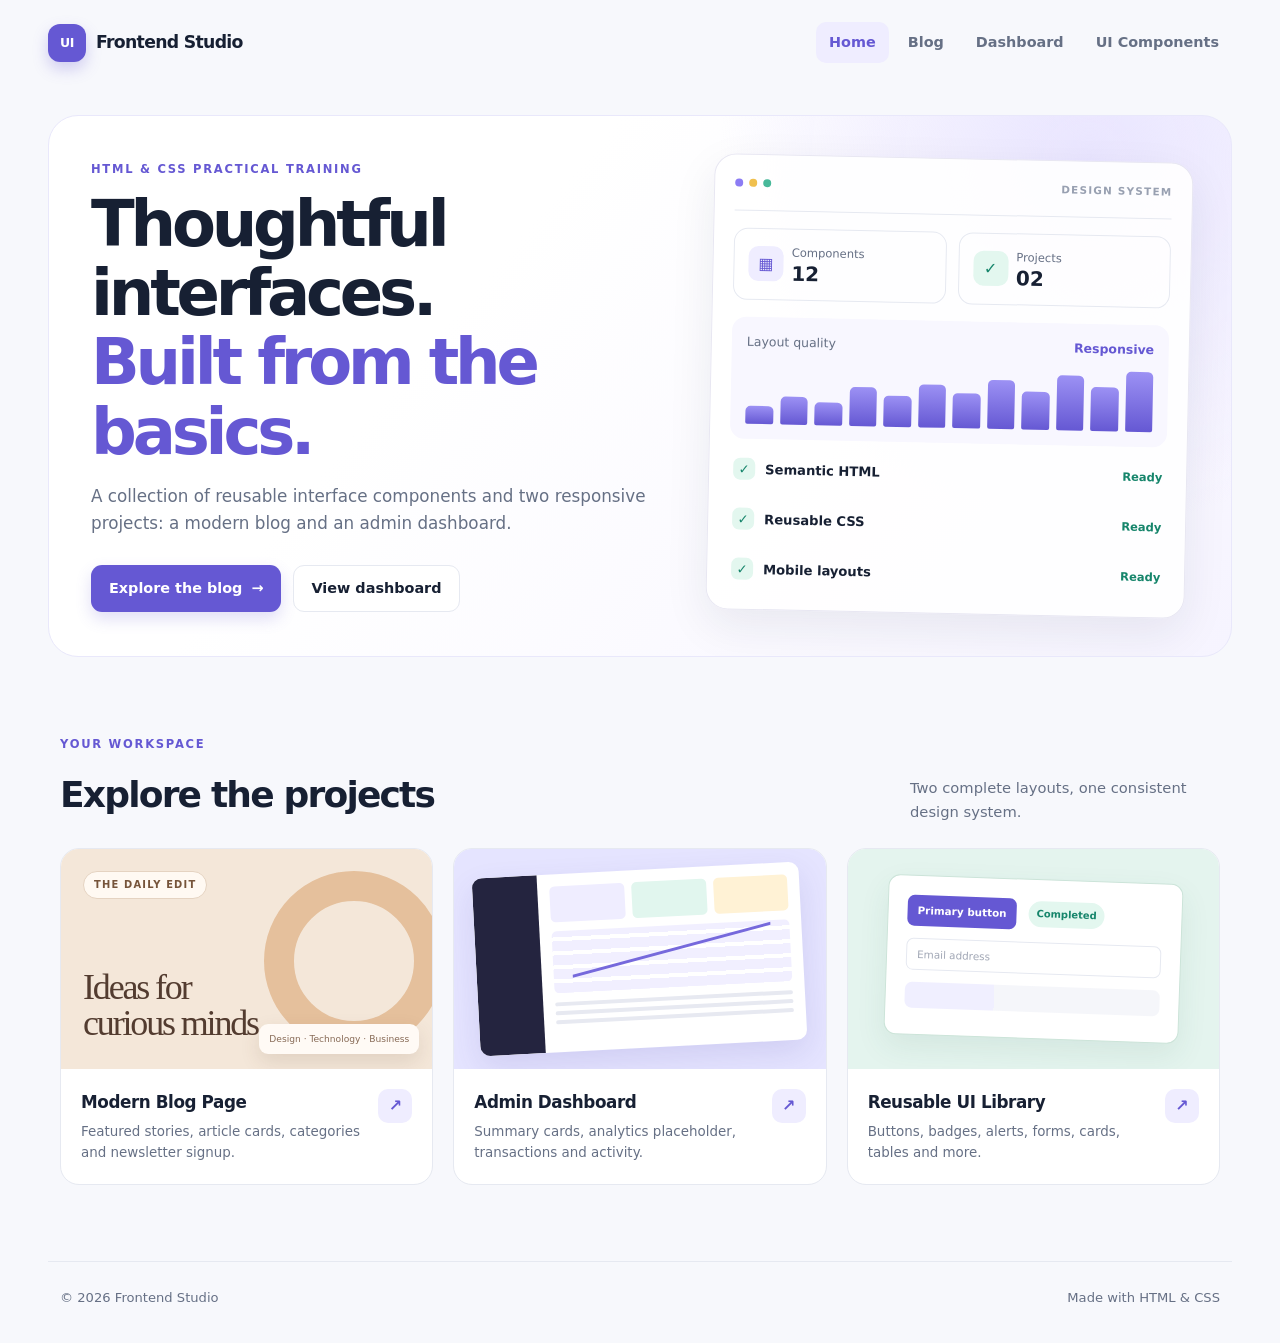
<file: index.html>
<!DOCTYPE html>
<html lang="en">

<head>
  <meta charset="UTF-8">
  <meta name="viewport" content="width=device-width, initial-scale=1.0">
  <title>Frontend UI Training Projects</title>
  <link rel="stylesheet" href="css/style.css">
</head>

<body>
  <header class="site-header">
    <a class="brand" href="index.html"><span class="brand-mark">UI</span> Frontend Studio</a>
    <nav class="main-nav" aria-label="Main navigation">
      <a class="active" href="index.html">Home</a>
      <a href="pages/blog.html">Blog</a>
      <a href="pages/dashboard.html">Dashboard</a>
      <a href="pages/components.html">UI Components</a>
    </nav>
  </header>

  <main>
    <section class="home-hero">
      <div class="hero-copy">
        <p class="eyebrow">HTML &amp; CSS PRACTICAL TRAINING</p>
        <h1>Thoughtful interfaces.<br><span>Built from the basics.</span></h1>
        <p class="lead">A collection of reusable interface components and two responsive projects: a modern blog and an
          admin dashboard.</p>
        <div class="button-row">
          <a class="btn btn-primary" href="pages/blog.html">Explore the blog <span aria-hidden="true">→</span></a>
          <a class="btn btn-secondary" href="pages/dashboard.html">View dashboard</a>
        </div>
      </div>
      <div class="hero-panel">
        <div class="panel-top"><span class="dot dot-purple"></span><span class="dot dot-yellow"></span><span
            class="dot dot-green"></span><span class="panel-label">DESIGN SYSTEM</span></div>
        <div class="mini-stat-grid">
          <div class="mini-stat"><span class="mini-icon purple">▦</span><small>Components</small><strong>12</strong>
          </div>
          <div class="mini-stat"><span class="mini-icon green">✓</span><small>Projects</small><strong>02</strong></div>
        </div>
        <div class="mini-chart">
          <div><span>Layout quality</span><strong>Responsive</strong></div>
          <div class="chart-bars"><i></i><i></i><i></i><i></i><i></i><i></i><i></i><i></i><i></i><i></i><i></i><i></i>
          </div>
        </div>
        <div class="mini-list"><span class="mini-check">✓</span><span>Semantic HTML</span><span
            class="list-tag">Ready</span></div>
        <div class="mini-list"><span class="mini-check">✓</span><span>Reusable CSS</span><span
            class="list-tag">Ready</span></div>
        <div class="mini-list"><span class="mini-check">✓</span><span>Mobile layouts</span><span
            class="list-tag">Ready</span></div>
      </div>
    </section>

    <section class="section-block">
      <div class="section-heading">
        <div>
          <p class="eyebrow">YOUR WORKSPACE</p>
          <h2>Explore the projects</h2>
        </div>
        <p>Two complete layouts, one consistent design system.</p>
      </div>
      <div class="project-grid">
        <a class="project-tile blog-tile" href="pages/blog.html">
          <div class="tile-art blog-art"><span class="art-chip">THE DAILY EDIT</span>
            <div class="art-title">Ideas for<br>curious minds.</div>
            <div class="art-orbit"></div>
            <div class="art-small-card">Design · Technology · Business</div>
          </div>
          <div class="tile-info">
            <div>
              <h3>Modern Blog Page</h3>
              <p>Featured stories, article cards, categories and newsletter signup.</p>
            </div><span class="tile-arrow">↗</span>
          </div>
        </a>
        <a class="project-tile dashboard-tile" href="pages/dashboard.html">
          <div class="tile-art dashboard-art">
            <div class="dash-mock">
              <div class="dash-mock-side"></div>
              <div class="dash-mock-main">
                <div class="dash-mock-stats"><i></i><i></i><i></i></div>
                <div class="dash-mock-chart"></div>
                <div class="dash-mock-table"><i></i><i></i><i></i></div>
              </div>
            </div>
          </div>
          <div class="tile-info">
            <div>
              <h3>Admin Dashboard</h3>
              <p>Summary cards, analytics placeholder, transactions and activity.</p>
            </div><span class="tile-arrow">↗</span>
          </div>
        </a>
        <a class="project-tile components-tile" href="pages/components.html">
          <div class="tile-art components-art">
            <div class="component-preview"><span class="btn-preview">Primary button</span><span
                class="badge-preview">Completed</span><span class="input-preview">Email address</span><span
                class="card-preview"></span></div>
          </div>
          <div class="tile-info">
            <div>
              <h3>Reusable UI Library</h3>
              <p>Buttons, badges, alerts, forms, cards, tables and more.</p>
            </div><span class="tile-arrow">↗</span>
          </div>
        </a>
      </div>
    </section>
  </main>
  <footer class="site-footer"><span>© 2026 Frontend Studio</span><span>Made with HTML &amp; CSS</span></footer>
</body>

</html>
</file>
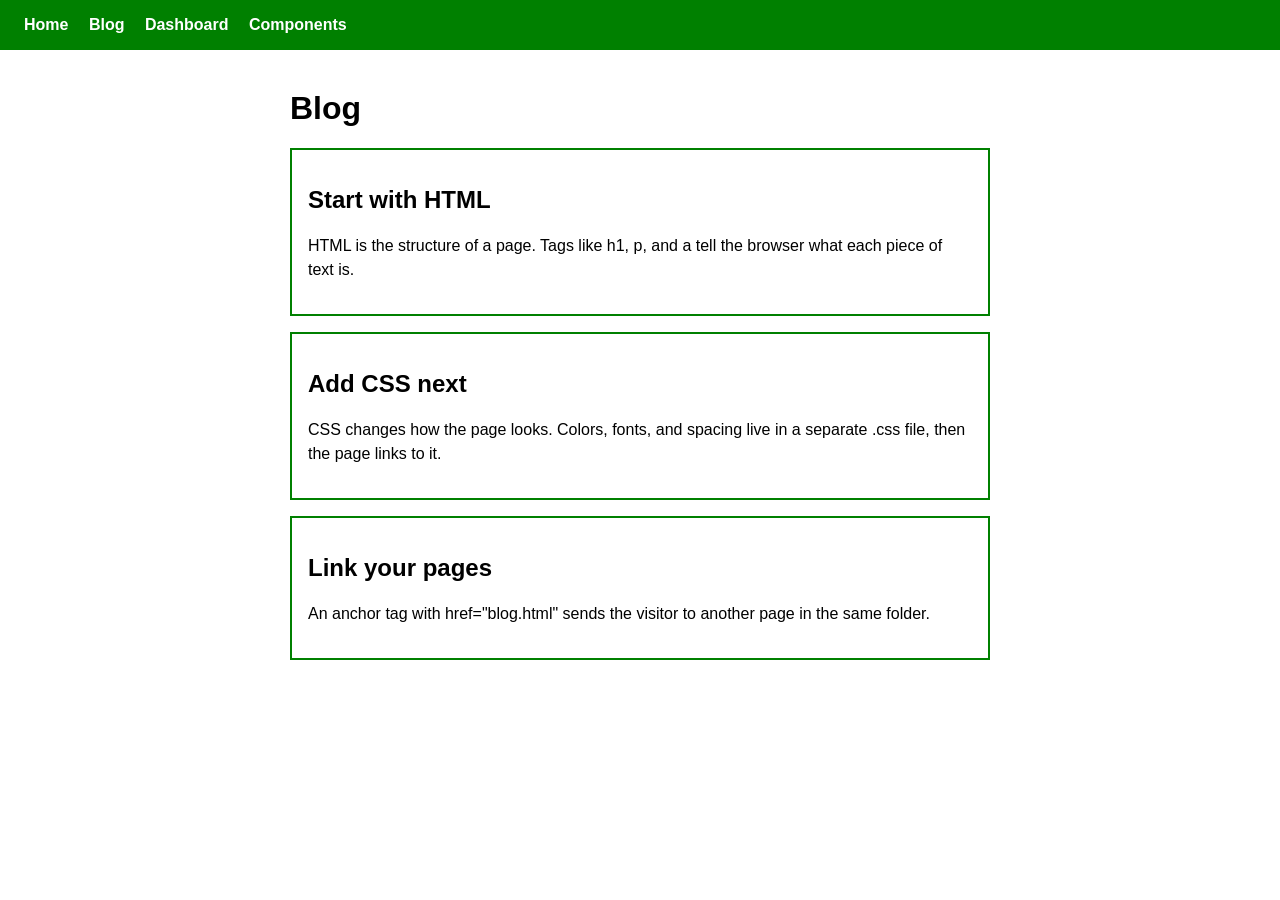
<file: example/blog.html>
<!DOCTYPE html>
<html lang="en">
<head>
  <meta charset="UTF-8">
  <meta name="viewport" content="width=device-width, initial-scale=1.0">
  <title>Blog</title>
  <link rel="stylesheet" href="blog.css">
</head>
<body>
  <nav>
    <a href="main.html">Home</a>
    <a href="blog.html">Blog</a>
    <a href="dashboard.html">Dashboard</a>
    <a href="components.html">Components</a>
  </nav>

  <main>
    <h1>Blog</h1>

    <article>
      <h2>Start with HTML</h2>
      <p>HTML is the structure of a page. Tags like h1, p, and a tell the browser what each piece of text is.</p>
    </article>

    <article>
      <h2>Add CSS next</h2>
      <p>CSS changes how the page looks. Colors, fonts, and spacing live in a separate .css file, then the page links to it.</p>
    </article>

    <article>
      <h2>Link your pages</h2>
      <p>An anchor tag with href="blog.html" sends the visitor to another page in the same folder.</p>
    </article>
  </main>
</body>
</html>
</file>
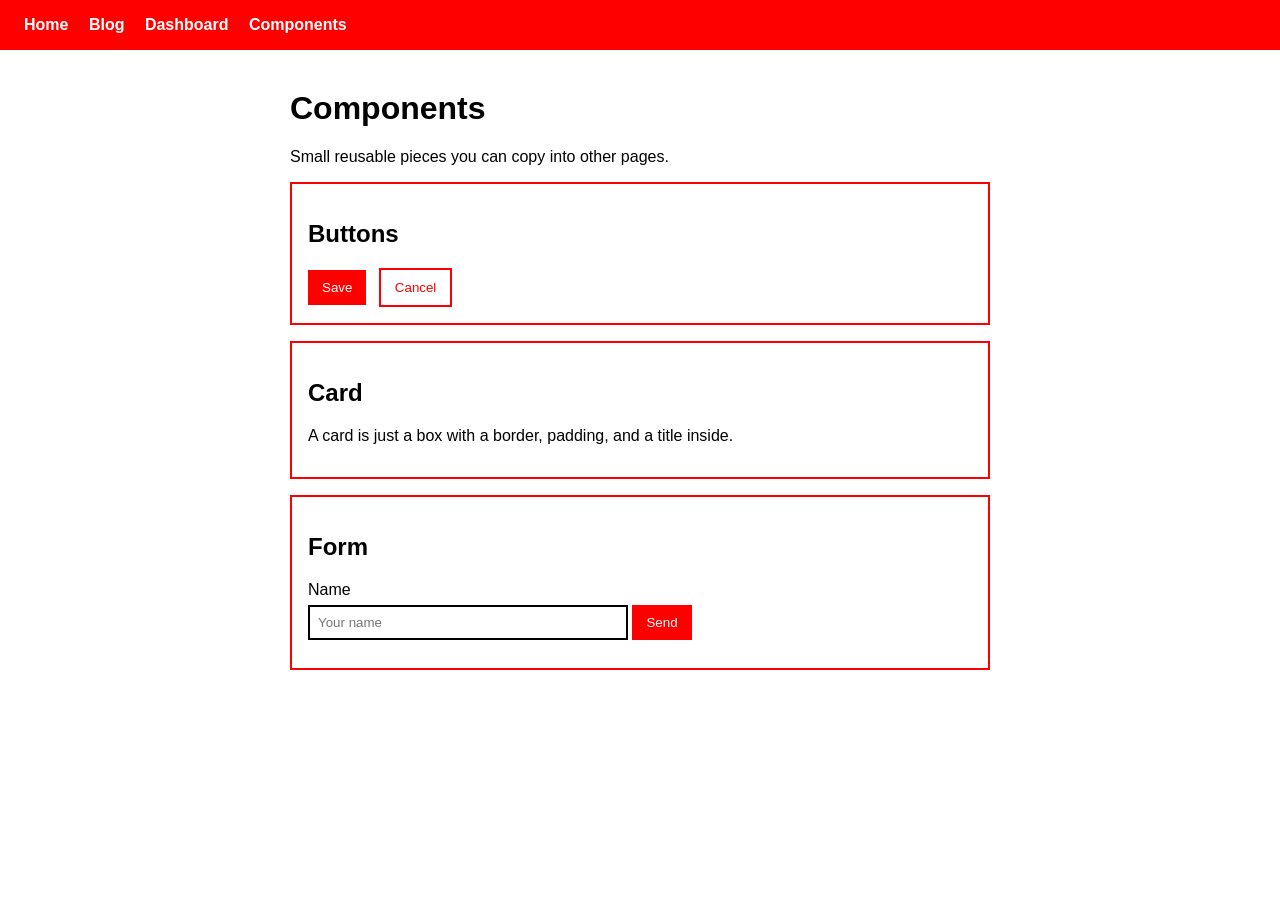
<file: example/components.html>
<!DOCTYPE html>
<html lang="en">
<head>
  <meta charset="UTF-8">
  <meta name="viewport" content="width=device-width, initial-scale=1.0">
  <title>Components</title>
  <link rel="stylesheet" href="componets.css">
</head>
<body>
  <nav>
    <a href="main.html">Home</a>
    <a href="blog.html">Blog</a>
    <a href="dashboard.html">Dashboard</a>
    <a href="components.html">Components</a>
  </nav>

  <main>
    <h1>Components</h1>
    <p>Small reusable pieces you can copy into other pages.</p>

    <div class="box">
      <h2>Buttons</h2>
      <button type="button">Save</button>
      <button class="ghost" type="button">Cancel</button>
    </div>

    <div class="box">
      <h2>Card</h2>
      <p>A card is just a box with a border, padding, and a title inside.</p>
    </div>

    <div class="box">
      <h2>Form</h2>
      <form>
        <label for="name">Name</label>
        <input id="name" type="text" placeholder="Your name">
        <button type="button">Send</button>
      </form>
    </div>
  </main>
</body>
</html>
</file>
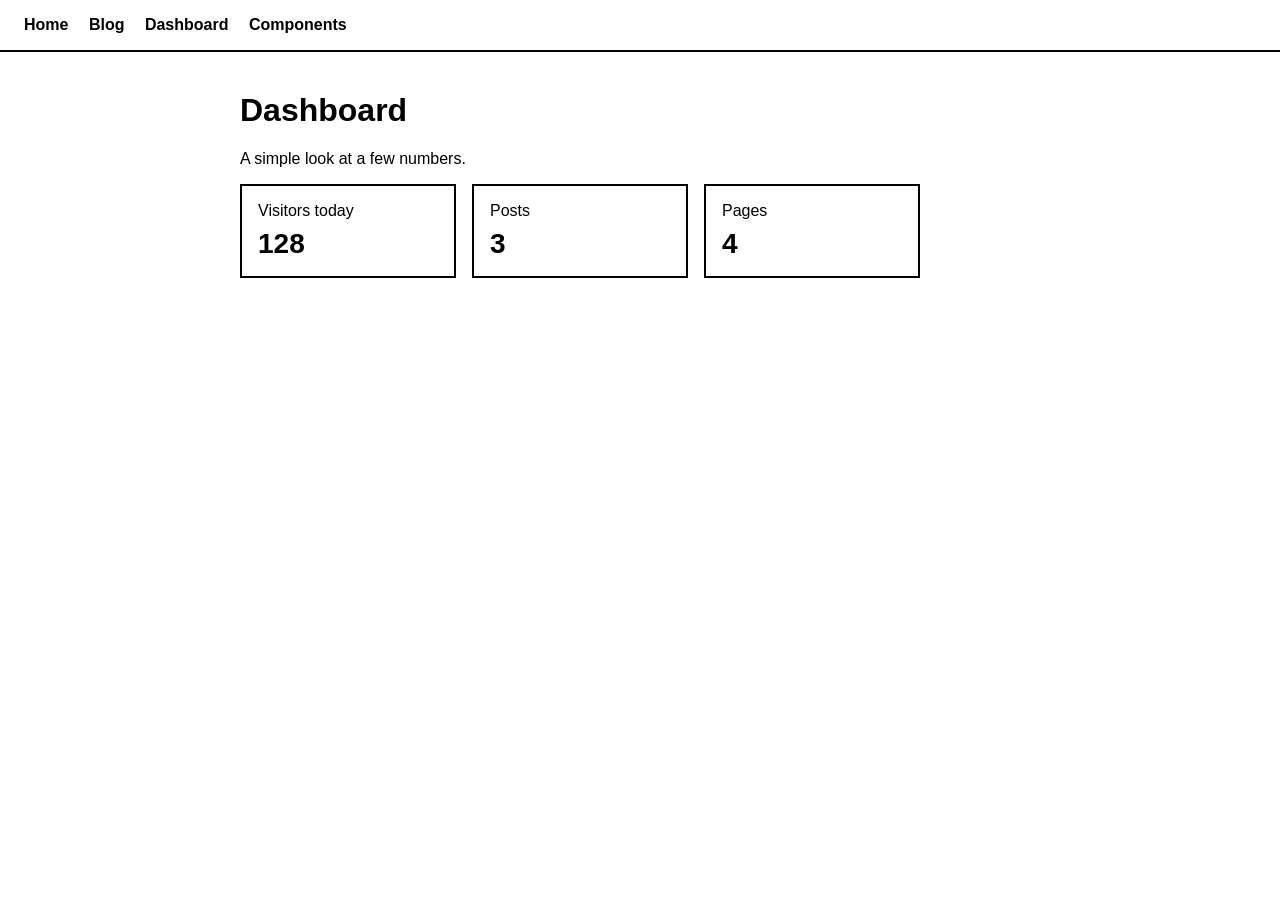
<file: example/dashboard.html>
<!DOCTYPE html>
<html lang="en">
<head>
  <meta charset="UTF-8">
  <meta name="viewport" content="width=device-width, initial-scale=1.0">
  <title>Dashboard</title>
  <link rel="stylesheet" href="dashboard.css">
</head>
<body>
  <nav>
    <a href="main.html">Home</a>
    <a href="blog.html">Blog</a>
    <a href="dashboard.html">Dashboard</a>
    <a href="components.html">Components</a>
  </nav>

  <main>
    <h1>Dashboard</h1>
    <p>A simple look at a few numbers.</p>

    <div class="stats">
      <div class="stat">
        Visitors today
        <strong>128</strong>
      </div>
      <div class="stat">
        Posts
        <strong>3</strong>
      </div>
      <div class="stat">
        Pages
        <strong>4</strong>
      </div>
    </div>
  </main>
</body>
</html>
</file>
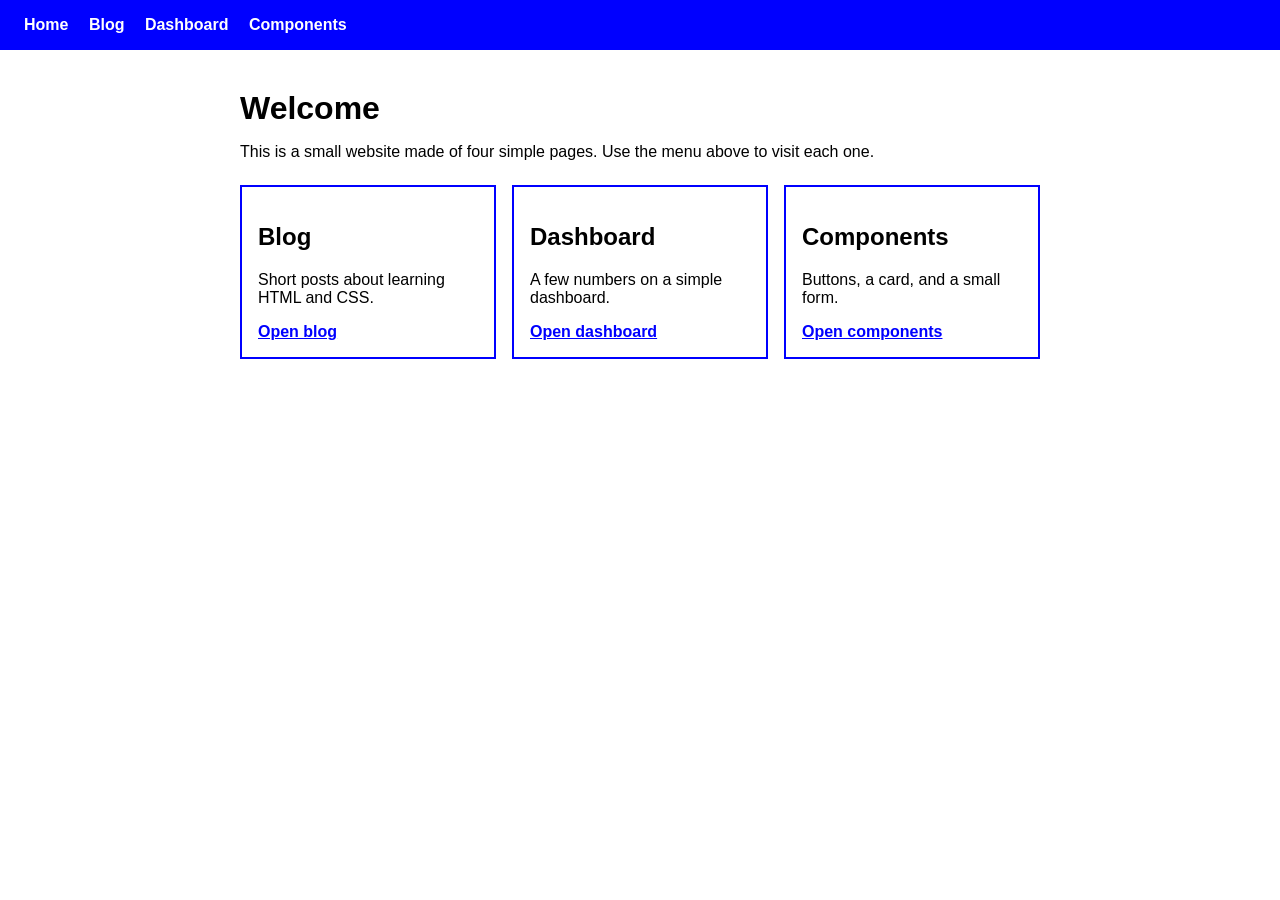
<file: example/main.html>
<!DOCTYPE html>
<html lang="en">
<head>
  <meta charset="UTF-8">
  <meta name="viewport" content="width=device-width, initial-scale=1.0">
  <title>Home</title>
  <link rel="stylesheet" href="main.css">
</head>
<body>
  <nav>
    <a href="main.html">Home</a>
    <a href="blog.html">Blog</a>
    <a href="dashboard.html">Dashboard</a>
    <a href="components.html">Components</a>
  </nav>

  <main>
    <h1>Welcome</h1>
    <p>This is a small website made of four simple pages. Use the menu above to visit each one.</p>

    <div class="cards">
      <div class="card">
        <h2>Blog</h2>
        <p>Short posts about learning HTML and CSS.</p>
        <a href="blog.html">Open blog</a>
      </div>
      <div class="card">
        <h2>Dashboard</h2>
        <p>A few numbers on a simple dashboard.</p>
        <a href="dashboard.html">Open dashboard</a>
      </div>
      <div class="card">
        <h2>Components</h2>
        <p>Buttons, a card, and a small form.</p>
        <a href="components.html">Open components</a>
      </div>
    </div>
  </main>
</body>
</html>
</file>
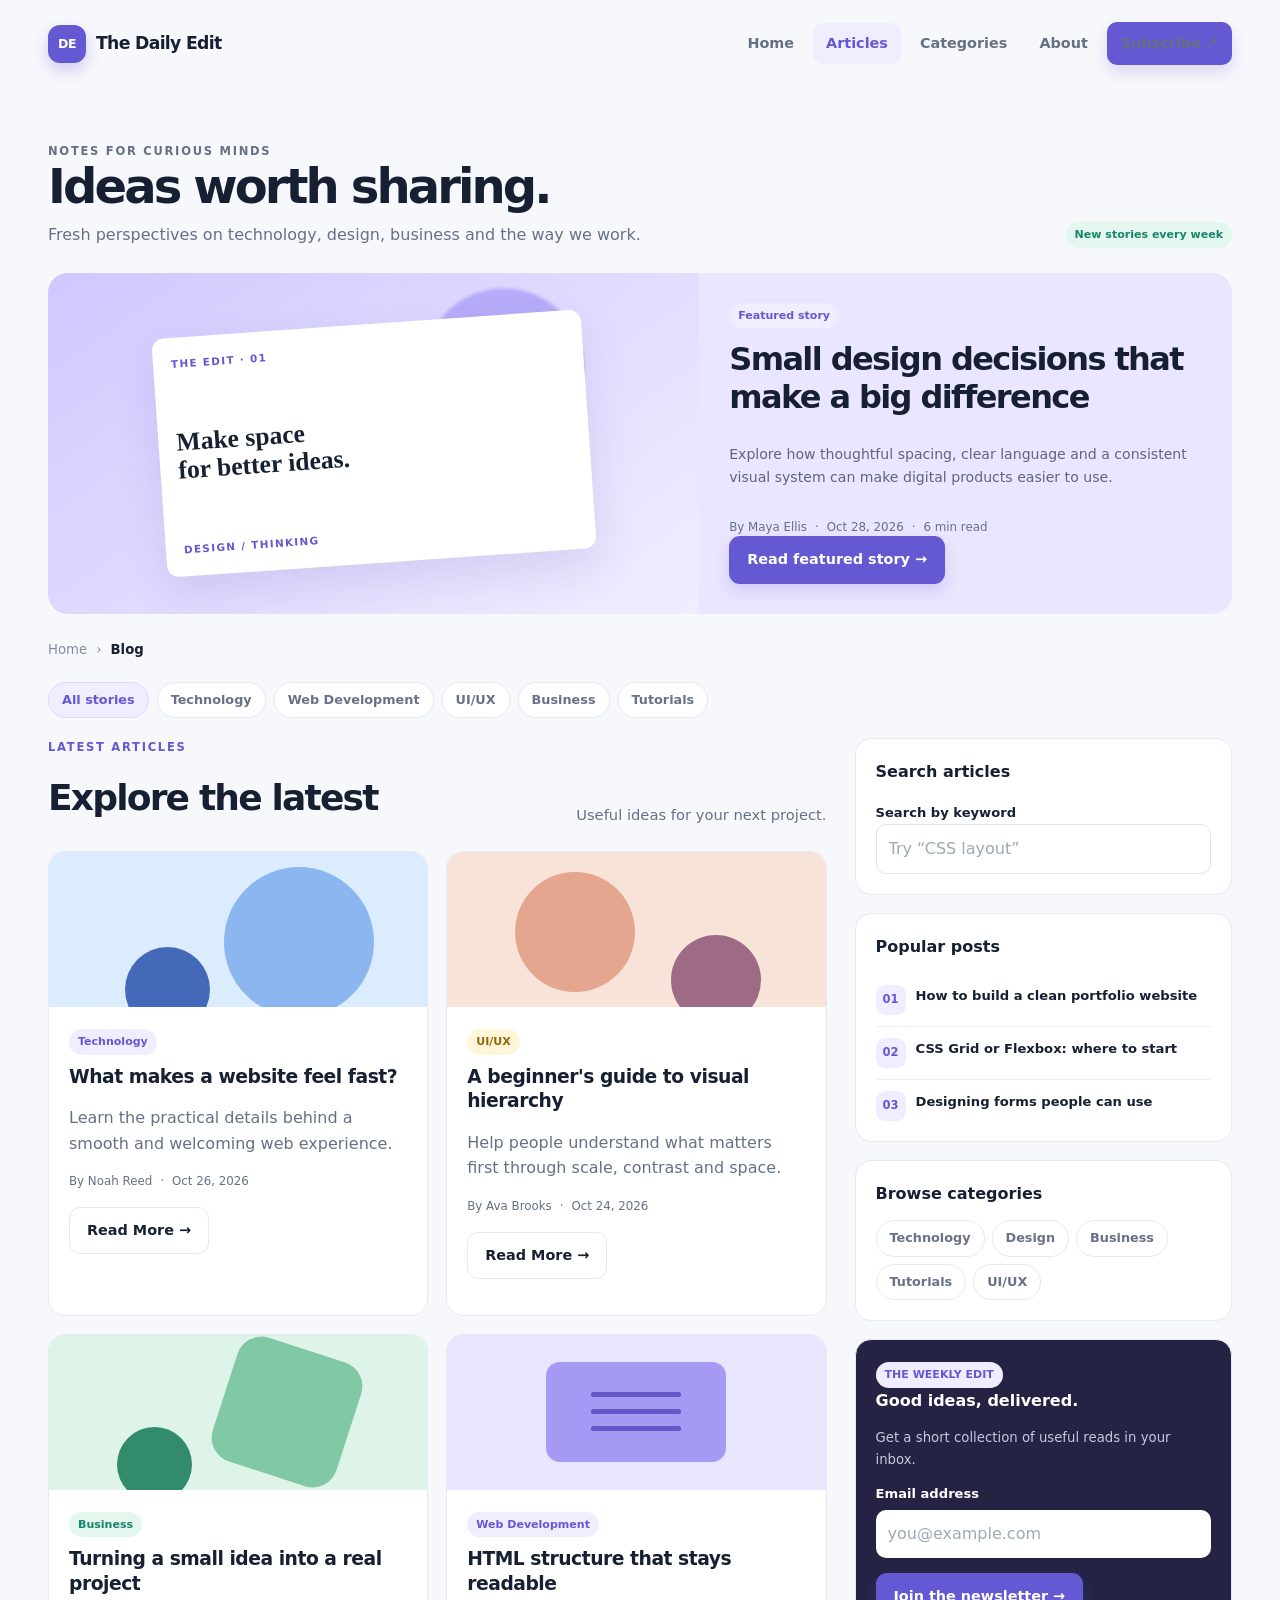
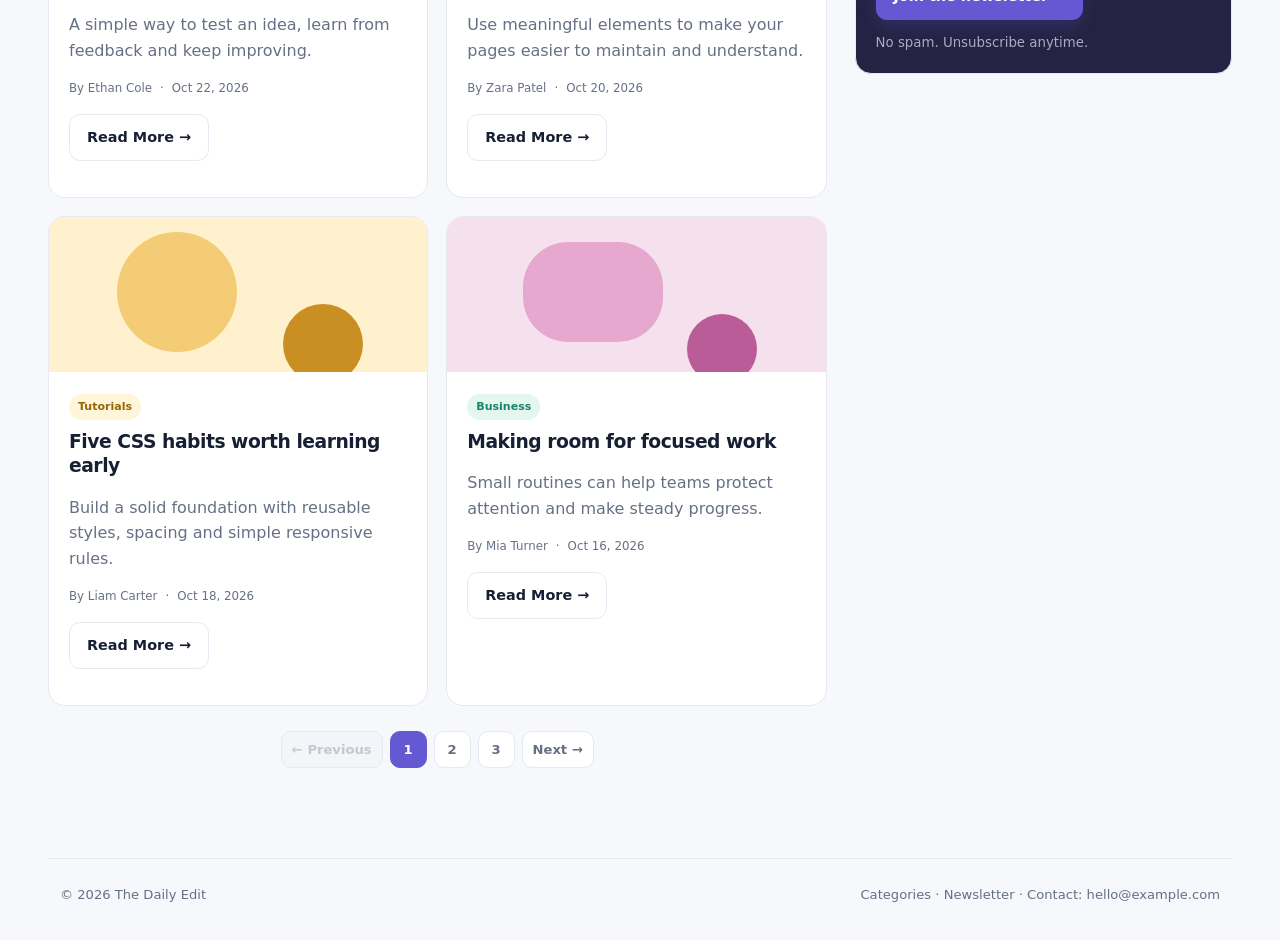
<file: pages/blog.html>
<!DOCTYPE html>
<html lang="en">

<head>
  <meta charset="UTF-8">
  <meta name="viewport" content="width=device-width, initial-scale=1.0">
  <title>The Daily Edit | Frontend Studio</title>
  <link rel="stylesheet" href="../css/style.css">
</head>

<body>
  <header class="site-header">
    <a class="brand" href="../index.html"><span class="brand-mark">DE</span> The Daily Edit</a>
    <nav class="main-nav" aria-label="Main navigation"><a href="../index.html">Home</a><a class="active"
        href="blog.html">Articles</a><a href="#categories">Categories</a><a href="#about">About</a><a
        class="btn btn-primary" href="#newsletter">Subscribe ↗</a></nav>
  </header>
  <main class="page-wrap">
    <div class="page-title-row">
      <div>
        <p class="eyebrow">NOTES FOR CURIOUS MINDS</p>
        <h1>Ideas worth sharing.</h1>
        <p>Fresh perspectives on technology, design, business and the way we work.</p>
      </div><span class="badge badge-green">New stories every week</span>
    </div>
    <section class="blog-feature">
      <div class="feature-art">
        <div class="feature-art-inner"><span>THE EDIT · 01</span><strong>Make space<br>for better
            ideas.</strong><span>DESIGN / THINKING</span></div>
      </div>
      <div class="feature-copy"><span class="badge badge-purple">Featured story</span>
        <h2>Small design decisions that make a big difference</h2>
        <p>Explore how thoughtful spacing, clear language and a consistent visual system can make digital products
          easier to use.</p>
        <div class="article-meta">By Maya Ellis <span>·</span> Oct 28, 2026 <span>·</span> 6 min read</div><a
          class="btn btn-primary" href="#articles">Read featured story →</a>
      </div>
    </section>
    <div class="breadcrumbs" style="margin-top:25px"><a href="../index.html">Home</a><span>›</span><span
        class="current">Blog</span></div>
    <div class="pill-row" id="categories"><span class="pill active">All stories</span><span
        class="pill">Technology</span><span class="pill">Web Development</span><span class="pill">UI/UX</span><span
        class="pill">Business</span><span class="pill">Tutorials</span></div>
    <div class="two-column" id="articles">
      <section>
        <div class="section-heading">
          <div>
            <p class="eyebrow">LATEST ARTICLES</p>
            <h2>Explore the latest</h2>
          </div>
          <p>Useful ideas for your next project.</p>
        </div>
        <div class="article-grid">
          <article class="card">
            <div class="article-art art-tech"></div>
            <div class="card-body"><span class="badge badge-purple">Technology</span>
              <h3>What makes a website feel fast?</h3>
              <p class="muted">Learn the practical details behind a smooth and welcoming web experience.</p>
              <div class="article-meta">By Noah Reed <span>·</span> Oct 26, 2026</div>
              <p><a class="btn btn-secondary" href="#read-more">Read More →</a></p>
            </div>
          </article>
          <article class="card">
            <div class="article-art art-design"></div>
            <div class="card-body"><span class="badge badge-yellow">UI/UX</span>
              <h3>A beginner's guide to visual hierarchy</h3>
              <p class="muted">Help people understand what matters first through scale, contrast and space.</p>
              <div class="article-meta">By Ava Brooks <span>·</span> Oct 24, 2026</div>
              <p><a class="btn btn-secondary" href="#read-more">Read More →</a></p>
            </div>
          </article>
          <article class="card">
            <div class="article-art art-business"></div>
            <div class="card-body"><span class="badge badge-green">Business</span>
              <h3>Turning a small idea into a real project</h3>
              <p class="muted">A simple way to test an idea, learn from feedback and keep improving.</p>
              <div class="article-meta">By Ethan Cole <span>·</span> Oct 22, 2026</div>
              <p><a class="btn btn-secondary" href="#read-more">Read More →</a></p>
            </div>
          </article>
          <article class="card">
            <div class="article-art art-code"></div>
            <div class="card-body"><span class="badge badge-purple">Web Development</span>
              <h3>HTML structure that stays readable</h3>
              <p class="muted">Use meaningful elements to make your pages easier to maintain and understand.</p>
              <div class="article-meta">By Zara Patel <span>·</span> Oct 20, 2026</div>
              <p><a class="btn btn-secondary" href="#read-more">Read More →</a></p>
            </div>
          </article>
          <article class="card">
            <div class="article-art art-work"></div>
            <div class="card-body"><span class="badge badge-yellow">Tutorials</span>
              <h3>Five CSS habits worth learning early</h3>
              <p class="muted">Build a solid foundation with reusable styles, spacing and simple responsive rules.</p>
              <div class="article-meta">By Liam Carter <span>·</span> Oct 18, 2026</div>
              <p><a class="btn btn-secondary" href="#read-more">Read More →</a></p>
            </div>
          </article>
          <article class="card">
            <div class="article-art art-growth"></div>
            <div class="card-body"><span class="badge badge-green">Business</span>
              <h3>Making room for focused work</h3>
              <p class="muted">Small routines can help teams protect attention and make steady progress.</p>
              <div class="article-meta">By Mia Turner <span>·</span> Oct 16, 2026</div>
              <p><a class="btn btn-secondary" href="#read-more">Read More →</a></p>
            </div>
          </article>
        </div>
        <nav class="pagination" aria-label="Article pages"><span class="disabled">← Previous</span><a class="selected"
            href="#page-1" aria-current="page">1</a><a href="#page-2">2</a><a href="#page-3">3</a><a href="#page-2">Next
            →</a></nav>
      </section>
      <aside class="blog-sidebar">
        <section class="sidebar-box">
          <h3>Search articles</h3>
          <form action="#" method="get"><label class="field-label" for="blog-search">Search by keyword</label><input
              class="search-input" id="blog-search" name="q" placeholder="Try “CSS layout”"></form>
        </section>
        <section class="sidebar-box">
          <h3>Popular posts</h3><a class="popular-link" href="#popular"><span class="popular-number">01</span><span>How
              to build a clean portfolio website</span></a><a class="popular-link" href="#popular"><span
              class="popular-number">02</span><span>CSS Grid or Flexbox: where to start</span></a><a
            class="popular-link" href="#popular"><span class="popular-number">03</span><span>Designing forms people can
              use</span></a>
        </section>
        <section class="sidebar-box">
          <h3>Browse categories</h3>
          <div class="category-list"><span class="pill">Technology</span><span class="pill">Design</span><span
              class="pill">Business</span><span class="pill">Tutorials</span><span class="pill">UI/UX</span></div>
        </section>
        <section class="sidebar-box newsletter" id="newsletter"><span class="badge badge-purple">THE WEEKLY EDIT</span>
          <h3>Good ideas, delivered.</h3>
          <p>Get a short collection of useful reads in your inbox.</p>
          <form action="#" method="get">
            <div class="form-field"><label for="newsletter-email">Email address</label><input id="newsletter-email"
                name="email" type="email" placeholder="you@example.com" required></div><button class="btn btn-primary"
              type="submit">Join the newsletter →</button>
          </form><small style="display:block;margin-top:12px;color:#aaa9c7">No spam. Unsubscribe anytime.</small>
        </section>
      </aside>
    </div>
  </main>
  <footer class="site-footer" id="about"><span>© 2026 The Daily Edit</span><span><a href="#categories">Categories</a> ·
      <a href="#newsletter">Newsletter</a> · Contact: hello@example.com</span></footer>
</body>

</html>
</file>
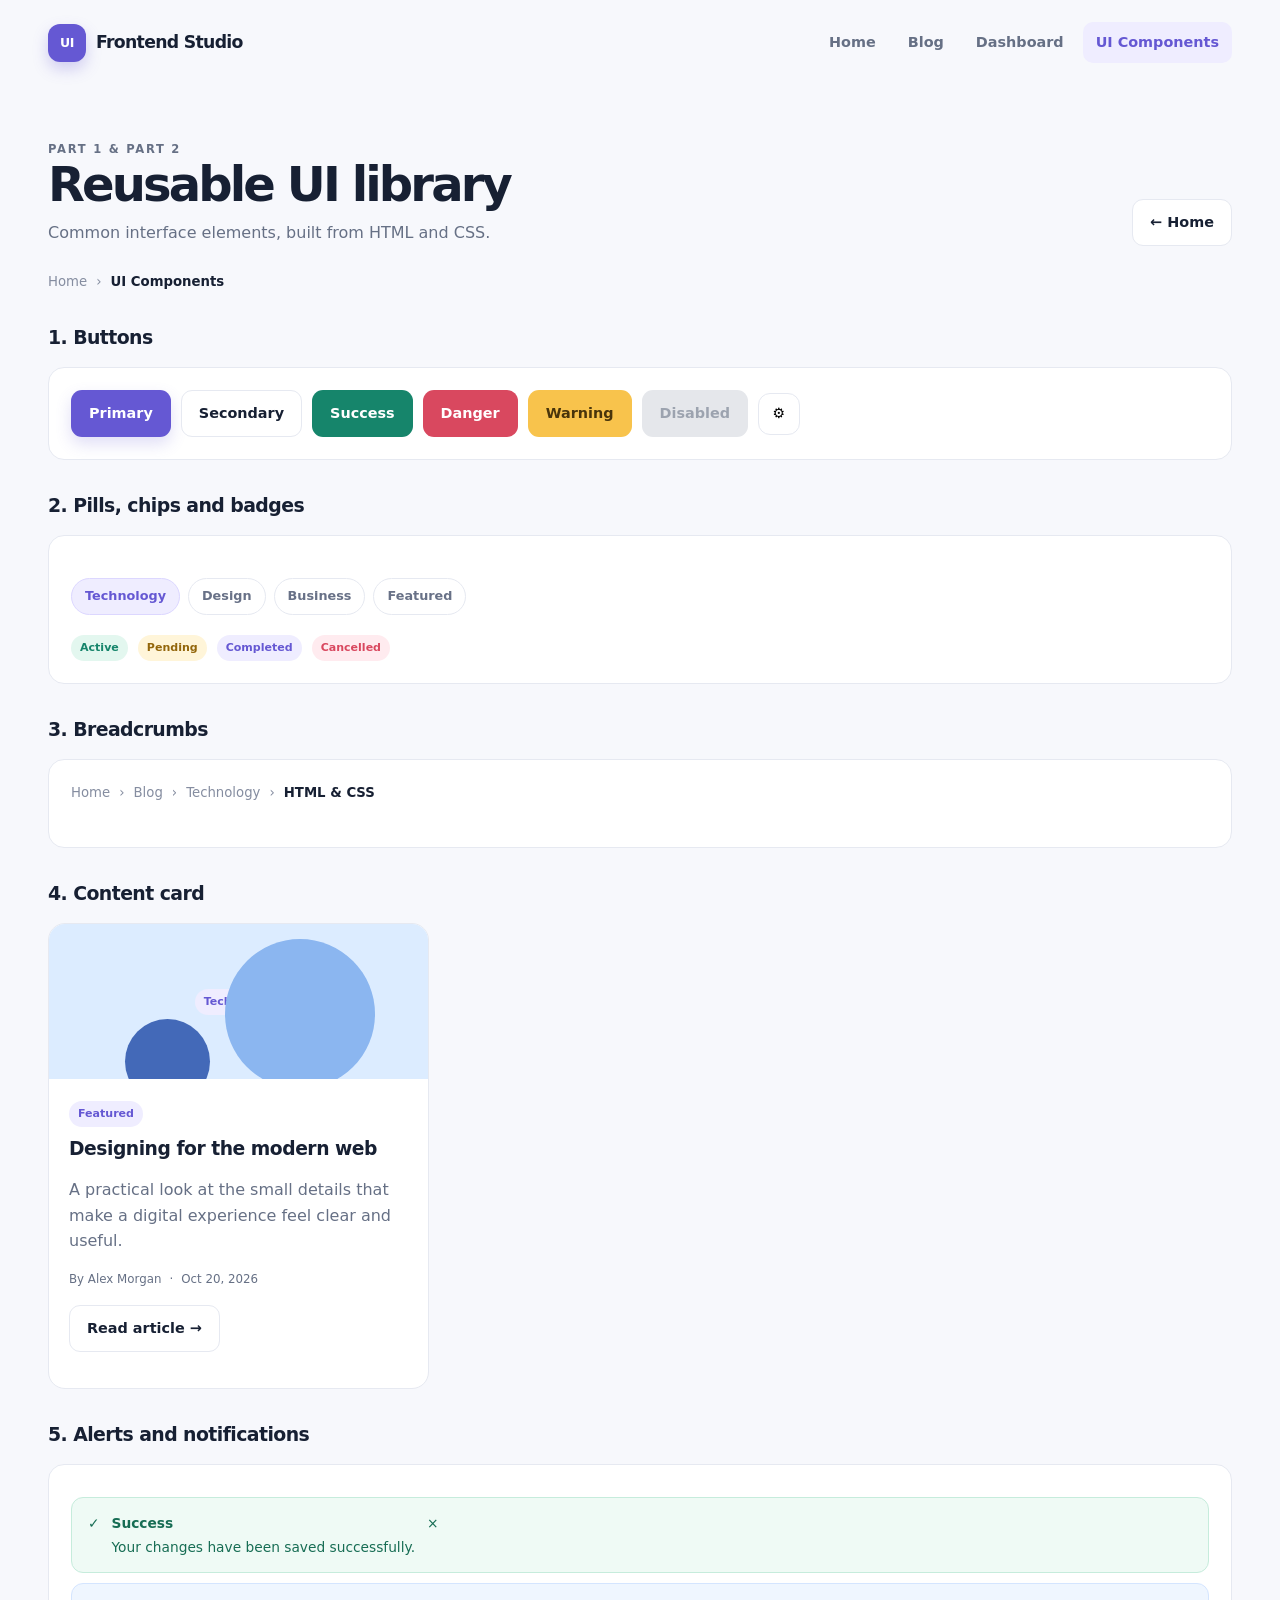
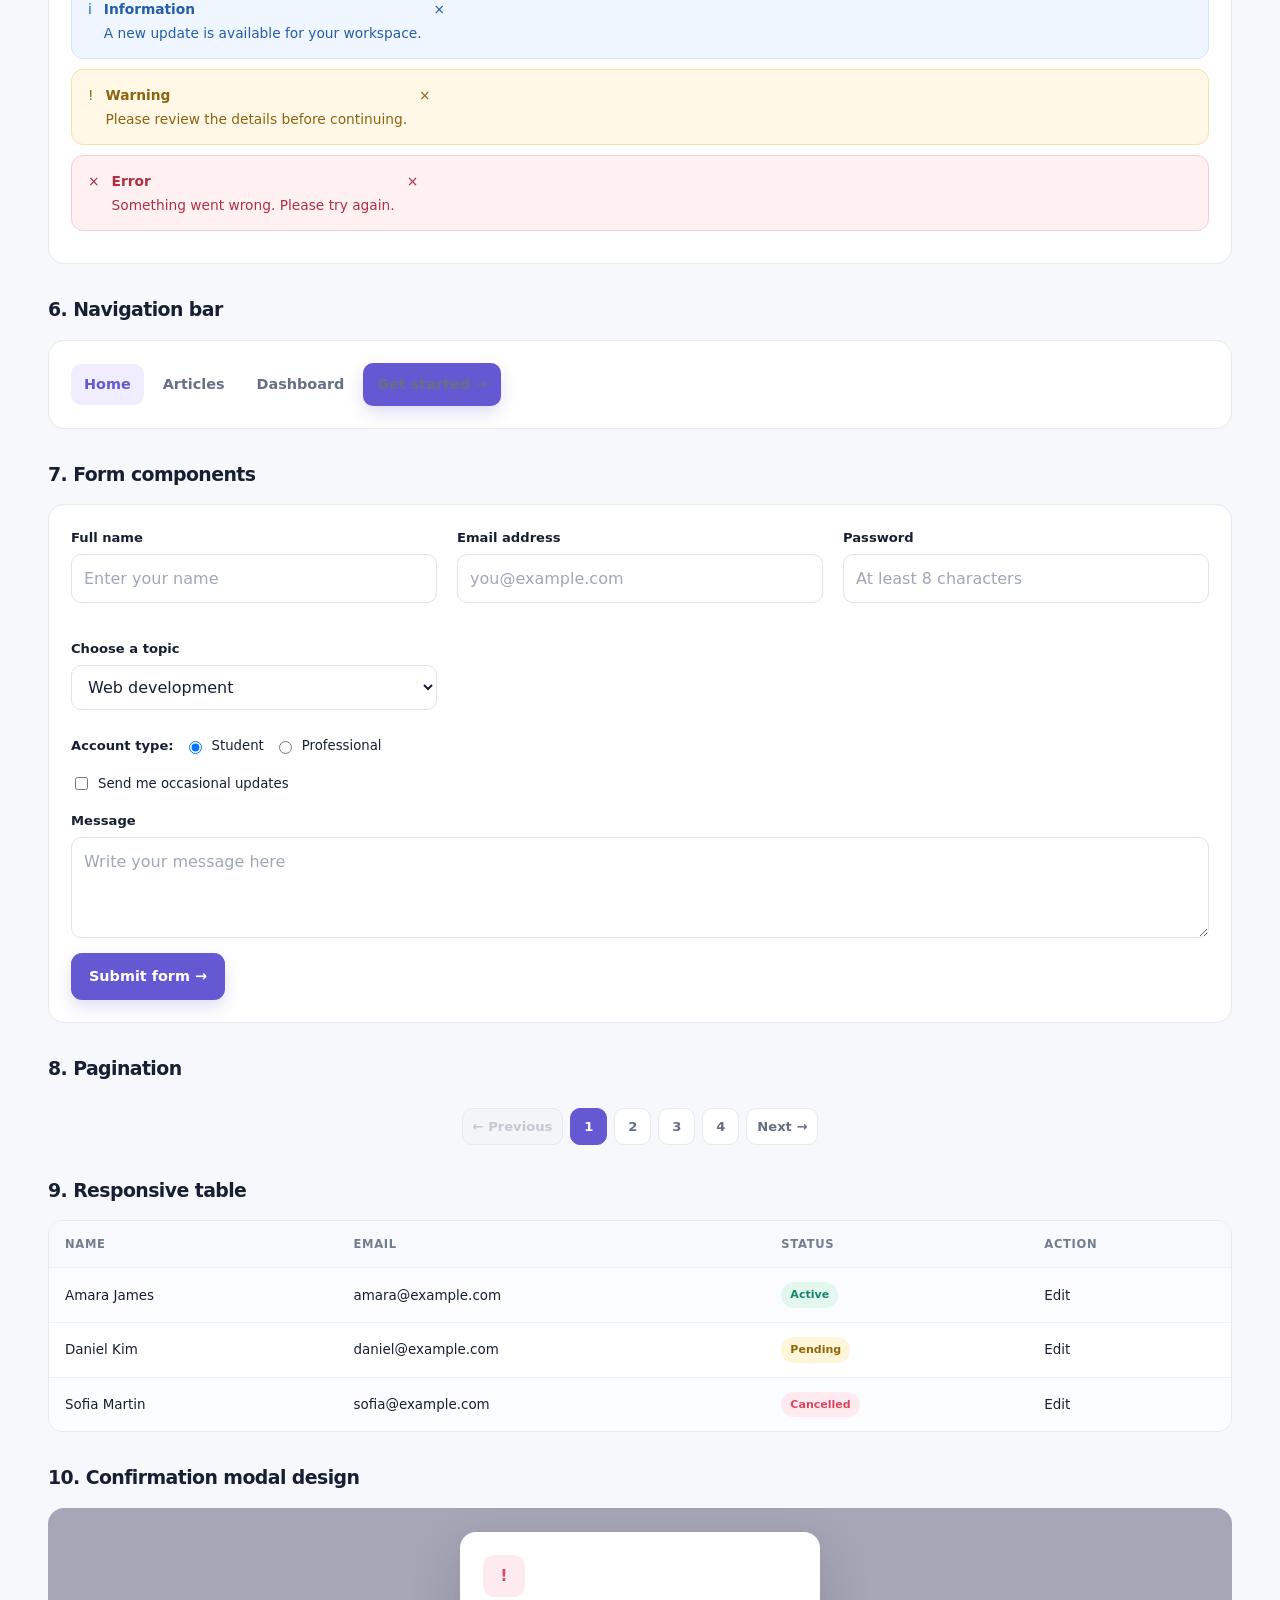
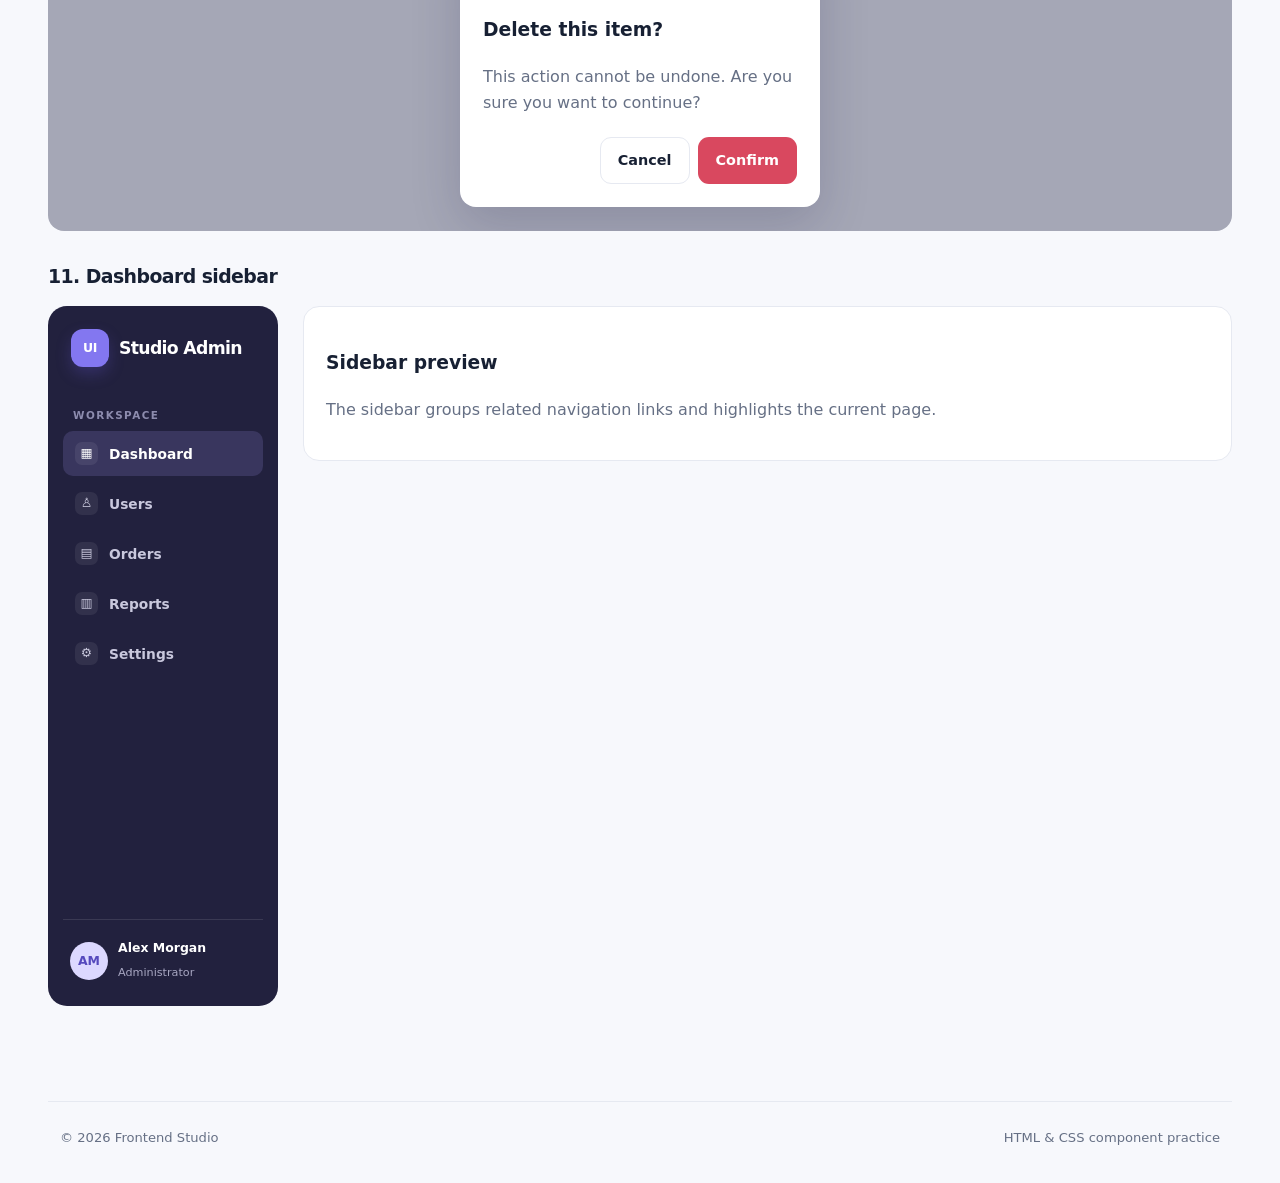
<file: pages/components.html>
<!DOCTYPE html>
<html lang="en">

<head>
  <meta charset="UTF-8">
  <meta name="viewport" content="width=device-width, initial-scale=1.0">
  <title>UI Components | Frontend Studio</title>
  <link rel="stylesheet" href="../css/style.css">
</head>

<body>
  <header class="site-header">
    <a class="brand" href="../index.html"><span class="brand-mark">UI</span> Frontend Studio</a>
    <nav class="main-nav" aria-label="Main navigation">
      <a href="../index.html">Home</a><a href="blog.html">Blog</a><a href="dashboard.html">Dashboard</a><a
        class="active" href="components.html">UI Components</a>
    </nav>
  </header>
  <main class="page-wrap">
    <div class="page-title-row">
      <div>
        <p class="eyebrow">PART 1 &amp; PART 2</p>
        <h1>Reusable UI library</h1>
        <p>Common interface elements, built from HTML and CSS.</p>
      </div><a class="btn btn-secondary" href="../index.html">← Home</a>
    </div>
    <div class="breadcrumbs"><a href="../index.html">Home</a><span>›</span><span class="current">UI Components</span>
    </div>

    <section class="component-section">
      <h2>1. Buttons</h2>
      <div class="demo-surface button-collection">
        <button class="btn btn-primary">Primary</button><button class="btn btn-secondary">Secondary</button><button
          class="btn btn-success">Success</button><button class="btn btn-danger">Danger</button><button
          class="btn btn-warning">Warning</button><button class="btn btn-disabled" disabled>Disabled</button><button
          class="btn btn-icon" aria-label="Settings">⚙</button>
      </div>
    </section>
    <section class="component-section">
      <h2>2. Pills, chips and badges</h2>
      <div class="demo-surface">
        <div class="pill-row"><span class="pill active">Technology</span><span class="pill">Design</span><span
            class="pill">Business</span><span class="pill">Featured</span></div>
        <div class="button-collection"><span class="badge badge-green">Active</span><span
            class="badge badge-yellow">Pending</span><span class="badge badge-purple">Completed</span><span
            class="badge badge-red">Cancelled</span></div>
      </div>
    </section>
    <section class="component-section">
      <h2>3. Breadcrumbs</h2>
      <div class="demo-surface">
        <div class="breadcrumbs"><a href="../index.html">Home</a><span>›</span><a
            href="blog.html">Blog</a><span>›</span><a href="blog.html">Technology</a><span>›</span><span
            class="current">HTML &amp; CSS</span></div>
      </div>
    </section>
    <section class="component-section">
      <h2>4. Content card</h2>
      <div class="project-grid">
        <article class="card">
          <div class="article-art art-tech"><span class="badge badge-purple">Technology</span></div>
          <div class="card-body"><span class="badge badge-purple">Featured</span>
            <h3>Designing for the modern web</h3>
            <p class="muted">A practical look at the small details that make a digital experience feel clear and useful.
            </p>
            <div class="article-meta">By Alex Morgan <span>·</span> Oct 20, 2026</div>
            <p><a class="btn btn-secondary" href="blog.html">Read article →</a></p>
          </div>
        </article>
      </div>
    </section>
    <section class="component-section">
      <h2>5. Alerts and notifications</h2>
      <div class="demo-surface">
        <div class="alert alert-success"><span>✓</span>
          <div><strong>Success</strong>Your changes have been saved successfully.</div><span>×</span>
        </div>
        <div class="alert alert-info"><span>i</span>
          <div><strong>Information</strong>A new update is available for your workspace.</div><span>×</span>
        </div>
        <div class="alert alert-warning"><span>!</span>
          <div><strong>Warning</strong>Please review the details before continuing.</div><span>×</span>
        </div>
        <div class="alert alert-error"><span>×</span>
          <div><strong>Error</strong>Something went wrong. Please try again.</div><span>×</span>
        </div>
      </div>
    </section>
    <section class="component-section">
      <h2>6. Navigation bar</h2>
      <div class="demo-surface">
        <nav class="main-nav"><a class="active" href="../index.html">Home</a><a href="blog.html">Articles</a><a
            href="dashboard.html">Dashboard</a><a class="btn btn-primary" href="blog.html">Get started →</a></nav>
      </div>
    </section>
    <section class="component-section">
      <h2>7. Form components</h2>
      <div class="demo-surface">
        <form action="#" method="get">
          <div class="project-grid">
            <div class="form-field"><label for="full-name">Full name</label><input id="full-name" name="full-name"
                type="text" placeholder="Enter your name" required></div>
            <div class="form-field"><label for="email">Email address</label><input id="email" name="email" type="email"
                placeholder="you@example.com" required></div>
            <div class="form-field"><label for="password">Password</label><input id="password" name="password"
                type="password" placeholder="At least 8 characters" minlength="8" required></div>
            <div class="form-field"><label for="topic">Choose a topic</label><select id="topic" name="topic">
                <option>Web development</option>
                <option>Design</option>
                <option>Business</option>
              </select></div>
          </div>
          <div class="radio-row"><span class="field-label">Account type:</span><label><input type="radio" name="account"
                value="student" checked> Student</label><label><input type="radio" name="account" value="professional">
              Professional</label></div>
          <div class="checkbox-row"><label><input type="checkbox" name="updates"> Send me occasional updates</label>
          </div>
          <div class="form-field"><label for="message">Message</label><textarea id="message" name="message" rows="3"
              placeholder="Write your message here"></textarea></div>
          <button class="btn btn-primary" type="submit">Submit form →</button>
        </form>
      </div>
    </section>
    <section class="component-section">
      <h2>8. Pagination</h2>
      <nav class="pagination" aria-label="Pagination"><span class="disabled">← Previous</span><a class="selected"
          href="#page-1" aria-current="page">1</a><a href="#page-2">2</a><a href="#page-3">3</a><a
          href="#page-4">4</a><a href="#page-2">Next →</a></nav>
    </section>
    <section class="component-section">
      <h2>9. Responsive table</h2>
      <div class="table-wrap">
        <table>

          <tr>
            <th>Name</th>
            <th>Email</th>
            <th>Status</th>
            <th>Action</th>
          </tr>


          <tr>
            <td>Amara James</td>
            <td>amara@example.com</td>
            <td><span class="badge badge-green">Active</span></td>
            <td><a href="#edit">Edit</a></td>
          </tr>
          <tr>
            <td>Daniel Kim</td>
            <td>daniel@example.com</td>
            <td><span class="badge badge-yellow">Pending</span></td>
            <td><a href="#edit">Edit</a></td>
          </tr>
          <tr>
            <td>Sofia Martin</td>
            <td>sofia@example.com</td>
            <td><span class="badge badge-red">Cancelled</span></td>
            <td><a href="#edit">Edit</a></td>
          </tr>

        </table>
      </div>
    </section>
    <section class="component-section">
      <h2>10. Confirmation modal design</h2>
      <div class="modal-demo">
        <div class="modal-box">
          <div class="modal-symbol">!</div>
          <h3>Delete this item?</h3>
          <p class="muted">This action cannot be undone. Are you sure you want to continue?</p>
          <div class="modal-actions"><button class="btn btn-secondary">Cancel</button><button
              class="btn btn-danger">Confirm</button></div>
        </div>
      </div>
    </section>
    <section class="component-section">
      <h2>11. Dashboard sidebar</h2>
      <div class="dashboard-shell">
        <aside class="dashboard-sidebar"><a class="brand" href="dashboard.html"><span class="brand-mark">UI</span>
            Studio Admin</a>
          <div class="side-label">WORKSPACE</div>
          <nav class="side-nav"><a class="active" href="dashboard.html"><span class="side-icon">▦</span>Dashboard</a><a
              href="dashboard.html#users"><span class="side-icon">♙</span>Users</a><a
              href="dashboard.html#transactions"><span class="side-icon">▤</span>Orders</a><a
              href="dashboard.html#reports"><span class="side-icon">▥</span>Reports</a><a href="#settings"><span
                class="side-icon">⚙</span>Settings</a></nav>
          <div class="profile-bottom"><span class="avatar">AM</span>
            <div><strong>Alex Morgan</strong><small>Administrator</small></div>
          </div>
        </aside>
        <div class="demo-surface">
          <h3>Sidebar preview</h3>
          <p class="muted">The sidebar groups related navigation links and highlights the current page.</p>
        </div>
      </div>
    </section>
  </main>
  <footer class="site-footer"><span>© 2026 Frontend Studio</span><span>HTML &amp; CSS component practice</span></footer>
</body>

</html>
</file>
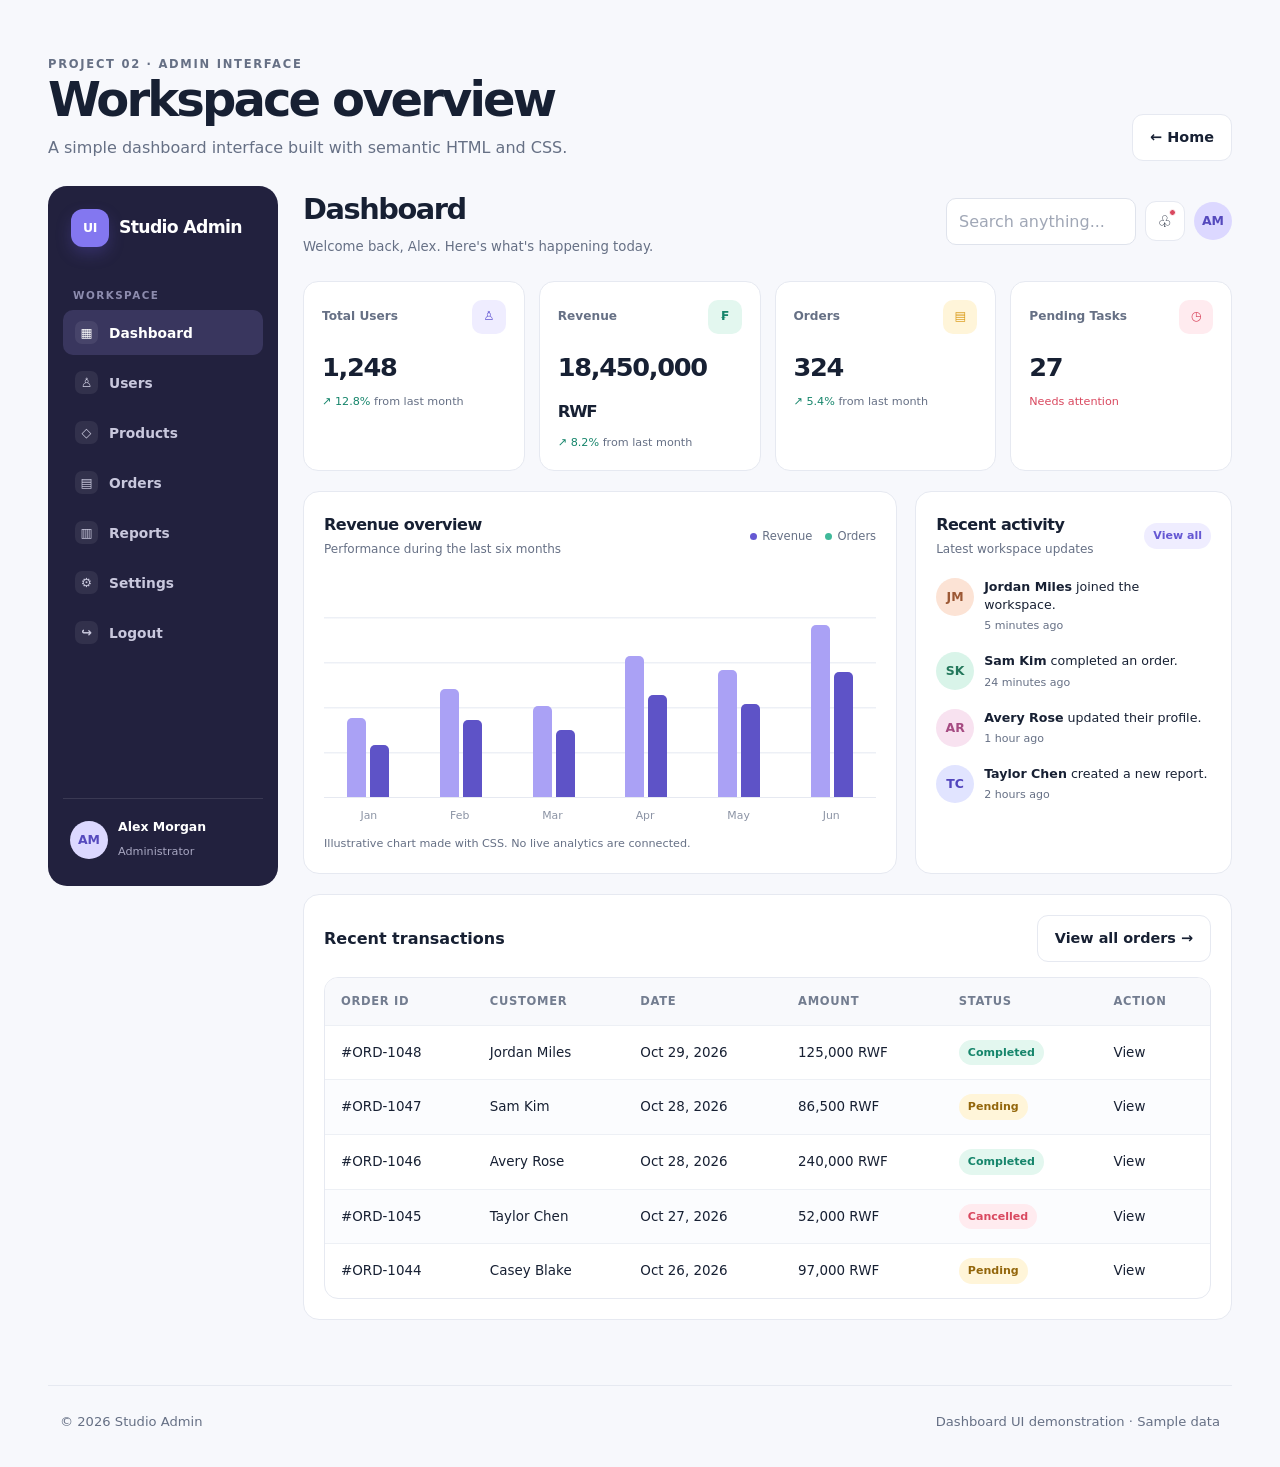
<file: pages/dashboard.html>
<!DOCTYPE html>
<html lang="en">

<head>
  <meta charset="UTF-8">
  <meta name="viewport" content="width=device-width, initial-scale=1.0">
  <title>Admin Dashboard | Frontend Studio</title>
  <link rel="stylesheet" href="../css/style.css">
</head>

<body>
  <main class="page-wrap">
    <div class="page-title-row">
      <div>
        <p class="eyebrow">PROJECT 02 · ADMIN INTERFACE</p>
        <h1>Workspace overview</h1>
        <p>A simple dashboard interface built with semantic HTML and CSS.</p>
      </div><a class="btn btn-secondary" href="../index.html">← Home</a>
    </div>
    <div class="dashboard-shell">
      <aside class="dashboard-sidebar">
        <a class="brand" href="../index.html"><span class="brand-mark">UI</span> Studio Admin</a>
        <div class="side-label">WORKSPACE</div>
        <nav class="side-nav" aria-label="Dashboard navigation">
          <a class="active" href="#overview"><span class="side-icon">▦</span>Dashboard</a>
          <a href="#users"><span class="side-icon">♙</span>Users</a>
          <a href="#products"><span class="side-icon">◇</span>Products</a>
          <a href="#transactions"><span class="side-icon">▤</span>Orders</a>
          <a href="#reports"><span class="side-icon">▥</span>Reports</a>
          <a href="#settings"><span class="side-icon">⚙</span>Settings</a>
          <a href="../index.html"><span class="side-icon">↪</span>Logout</a>
        </nav>
        <div class="profile-bottom"><span class="avatar">AM</span>
          <div><strong>Alex Morgan</strong><small>Administrator</small></div>
        </div>
      </aside>
      <section class="dashboard-main" id="overview">
        <header class="dashboard-top">
          <div>
            <h1>Dashboard</h1>
            <p>Welcome back, Alex. Here's what's happening today.</p>
          </div>
          <div class="dashboard-tools">
            <form action="#" method="get"><label class="field-label" for="dashboard-search"
                style="position:absolute;left:-9999px">Search dashboard</label><input class="search-input"
                id="dashboard-search" name="q" placeholder="Search anything..."></form><span class="icon-square"
              aria-label="Notifications">♧<i class="notification-dot"></i></span><span class="avatar">AM</span>
          </div>
        </header>
        <div class="stat-grid">
          <article class="stat-card">
            <div class="stat-card-top"><span>Total Users</span><span class="stat-icon">♙</span></div>
            <div class="stat-value">1,248</div>
            <div class="stat-foot">↗ 12.8% <span>from last month</span></div>
          </article>
          <article class="stat-card">
            <div class="stat-card-top"><span>Revenue</span><span class="stat-icon"
                style="background:var(--green-soft);color:var(--green)">₣</span></div>
            <div class="stat-value">18,450,000 <small style="font-size:.65em">RWF</small></div>
            <div class="stat-foot">↗ 8.2% <span>from last month</span></div>
          </article>
          <article class="stat-card">
            <div class="stat-card-top"><span>Orders</span><span class="stat-icon"
                style="background:var(--yellow-soft);color:var(--yellow)">▤</span></div>
            <div class="stat-value">324</div>
            <div class="stat-foot">↗ 5.4% <span>from last month</span></div>
          </article>
          <article class="stat-card">
            <div class="stat-card-top"><span>Pending Tasks</span><span class="stat-icon"
                style="background:var(--red-soft);color:var(--red)">◷</span></div>
            <div class="stat-value">27</div>
            <div class="stat-foot" style="color:var(--red)">Needs attention</div>
          </article>
        </div>
        <div class="dashboard-content-grid" id="reports">
          <section class="panel">
            <div class="panel-heading">
              <div>
                <h2>Revenue overview</h2>
                <p>Performance during the last six months</p>
              </div>
              <div class="chart-legend"><span><i class="legend-dot"></i>Revenue</span><span><i
                    class="legend-dot green"></i>Orders</span></div>
            </div>
            <div class="analytics-chart" role="img"
              aria-label="Illustrative bar chart showing monthly revenue from January to June">
              <div class="chart-column"><i style="height:38%"></i><i style="height:25%"></i></div>
              <div class="chart-column"><i style="height:52%"></i><i style="height:37%"></i></div>
              <div class="chart-column"><i style="height:44%"></i><i style="height:32%"></i></div>
              <div class="chart-column"><i style="height:68%"></i><i style="height:49%"></i></div>
              <div class="chart-column"><i style="height:61%"></i><i style="height:45%"></i></div>
              <div class="chart-column"><i style="height:83%"></i><i style="height:60%"></i></div>
            </div>
            <div class="chart-months">
              <span>Jan</span><span>Feb</span><span>Mar</span><span>Apr</span><span>May</span><span>Jun</span></div>
            <p class="muted" style="font-size:.7rem;margin-bottom:0">Illustrative chart made with CSS. No live analytics
              are connected.</p>
          </section>
          <section class="panel" id="users">
            <div class="panel-heading">
              <div>
                <h2>Recent activity</h2>
                <p>Latest workspace updates</p>
              </div><a href="#users" class="badge badge-purple">View all</a>
            </div>
            <div class="activity-list">
              <div class="activity-item"><span class="avatar a1">JM</span>
                <p><strong>Jordan Miles</strong> joined the workspace.<small>5 minutes ago</small></p>
              </div>
              <div class="activity-item"><span class="avatar a2">SK</span>
                <p><strong>Sam Kim</strong> completed an order.<small>24 minutes ago</small></p>
              </div>
              <div class="activity-item"><span class="avatar a3">AR</span>
                <p><strong>Avery Rose</strong> updated their profile.<small>1 hour ago</small></p>
              </div>
              <div class="activity-item"><span class="avatar a4">TC</span>
                <p><strong>Taylor Chen</strong> created a new report.<small>2 hours ago</small></p>
              </div>
            </div>
          </section>
        </div>
        <section class="panel" id="transactions">
          <div class="table-heading">
            <h2>Recent transactions</h2><a href="#transactions" class="btn btn-secondary">View all orders →</a>
          </div>
          <div class="table-wrap">
            <table>
              <thead>
                <tr>
                  <th>Order ID</th>
                  <th>Customer</th>
                  <th>Date</th>
                  <th>Amount</th>
                  <th>Status</th>
                  <th>Action</th>
                </tr>
              </thead>
              <tbody>
                <tr>
                  <td>#ORD-1048</td>
                  <td>Jordan Miles</td>
                  <td>Oct 29, 2026</td>
                  <td>125,000 RWF</td>
                  <td><span class="badge badge-green">Completed</span></td>
                  <td><a href="#details">View</a></td>
                </tr>
                <tr>
                  <td>#ORD-1047</td>
                  <td>Sam Kim</td>
                  <td>Oct 28, 2026</td>
                  <td>86,500 RWF</td>
                  <td><span class="badge badge-yellow">Pending</span></td>
                  <td><a href="#details">View</a></td>
                </tr>
                <tr>
                  <td>#ORD-1046</td>
                  <td>Avery Rose</td>
                  <td>Oct 28, 2026</td>
                  <td>240,000 RWF</td>
                  <td><span class="badge badge-green">Completed</span></td>
                  <td><a href="#details">View</a></td>
                </tr>
                <tr>
                  <td>#ORD-1045</td>
                  <td>Taylor Chen</td>
                  <td>Oct 27, 2026</td>
                  <td>52,000 RWF</td>
                  <td><span class="badge badge-red">Cancelled</span></td>
                  <td><a href="#details">View</a></td>
                </tr>
                <tr>
                  <td>#ORD-1044</td>
                  <td>Casey Blake</td>
                  <td>Oct 26, 2026</td>
                  <td>97,000 RWF</td>
                  <td><span class="badge badge-yellow">Pending</span></td>
                  <td><a href="#details">View</a></td>
                </tr>
              </tbody>
            </table>
          </div>
        </section>
      </section>
    </div>
  </main>
  <footer class="site-footer"><span>© 2026 Studio Admin</span><span>Dashboard UI demonstration · Sample data</span>
  </footer>
</body>

</html>
</file>
<file: css/style.css>
/* ==================================================
   FRONTEND STUDIO — SHARED STYLES
   Beginner-friendly HTML and CSS only
================================================== */
:root {
  --ink: #172033;
  --muted: #667085;
  --paper: #f7f8fc;
  --surface: #ffffff;
  --line: #e6e9f1;
  --primary: #6558d3;
  --primary-dark: #5144bc;
  --purple-soft: #efedff;
  --green: #16856b;
  --green-soft: #e3f7ef;
  --yellow: #d99a18;
  --yellow-soft: #fff5d9;
  --red: #d9485f;
  --red-soft: #ffebef;
  --radius: 18px;
  --shadow: 0 16px 45px rgba(28, 36, 67, 0.08);
}
* { box-sizing: border-box; }
html { scroll-behavior: smooth; }
body { margin: 0; background: var(--paper); color: var(--ink); font-family: Inter, ui-sans-serif, system-ui, -apple-system, BlinkMacSystemFont, "Segoe UI", sans-serif; line-height: 1.6; }
a { color: inherit; text-decoration: none; }
button, input, select, textarea { font: inherit; }
button, a { -webkit-tap-highlight-color: transparent; }
img { max-width: 100%; display: block; }
.site-header { display: flex; align-items: center; justify-content: space-between; gap: 24px; max-width: 1240px; padding: 22px 28px; margin: 0 auto; }
.brand { display: inline-flex; align-items: center; gap: 10px; font-weight: 800; letter-spacing: -0.04em; font-size: 1.08rem; white-space: nowrap; }
.brand-mark { display: grid; place-items: center; width: 38px; height: 38px; border-radius: 12px; background: var(--primary); color: white; font-size: .78rem; letter-spacing: -.04em; box-shadow: 0 7px 15px #6558d344; }
.main-nav { display: flex; align-items: center; gap: 6px; flex-wrap: wrap; }
.main-nav a { color: var(--muted); padding: 9px 13px; border-radius: 10px; font-size: .9rem; font-weight: 650; }
.main-nav a:hover, .main-nav a.active { color: var(--primary); background: var(--purple-soft); }
.btn { display: inline-flex; align-items: center; justify-content: center; gap: 9px; border: 1px solid transparent; border-radius: 11px; padding: 11px 17px; font-weight: 750; font-size: .9rem; cursor: pointer; transition: .2s ease; }
.btn:focus-visible, a:focus-visible, input:focus-visible, select:focus-visible, textarea:focus-visible { outline: 3px solid #b9b2ff; outline-offset: 3px; }
.btn-primary { background: var(--primary); color: white; box-shadow: 0 7px 16px #6558d333; }
.btn-primary:hover { background: var(--primary-dark); transform: translateY(-1px); }
.btn-secondary { background: white; border-color: var(--line); color: var(--ink); }
.btn-secondary:hover { border-color: #c6c0ff; color: var(--primary); }
.btn-success { background: var(--green); color: white; }
.btn-danger { background: var(--red); color: white; }
.btn-warning { background: #f8c34c; color: #49350b; }
.btn-disabled, .btn:disabled { background: #e5e7eb; color: #9ca3af; cursor: not-allowed; box-shadow: none; }
.btn-icon { width: 42px; height: 42px; padding: 0; border: 1px solid var(--line); background: white; border-radius: 12px; }
.eyebrow { color: var(--primary); font-size: .72rem; letter-spacing: .15em; font-weight: 850; margin: 0 0 12px; }
.lead { color: var(--muted); font-size: 1.05rem; max-width: 590px; }
.home-hero { max-width: 1184px; margin: 30px auto 78px; padding: 42px; border: 1px solid #e9e8fb; border-radius: 30px; background: radial-gradient(circle at 88% 8%, #e9e5ff 0, transparent 32%), linear-gradient(130deg, #fff 35%, #f6f4ff); display: grid; grid-template-columns: 1.08fr .92fr; align-items: center; gap: 56px; overflow: hidden; }
.home-hero h1 { margin: 0; font-size: clamp(2.5rem, 5vw, 4.2rem); letter-spacing: -.065em; line-height: 1.08; }
.home-hero h1 span { color: var(--primary); }
.button-row { display: flex; flex-wrap: wrap; gap: 12px; margin-top: 28px; }
.hero-panel { padding: 20px; border: 1px solid #e8e7f2; border-radius: 22px; background: rgba(255,255,255,.92); box-shadow: var(--shadow); transform: rotate(1.2deg); }
.panel-top { display: flex; align-items: center; gap: 6px; padding-bottom: 18px; border-bottom: 1px solid var(--line); }
.dot { width: 8px; height: 8px; border-radius: 50%; }
.dot-purple { background: #8c7cf4; }.dot-yellow { background: #f0c04e; }.dot-green { background: #48b99a; }
.panel-label { margin-left: auto; font-size: .65rem; color: #98a0b1; letter-spacing: .12em; font-weight: 800; }
.mini-stat-grid { display: grid; grid-template-columns: 1fr 1fr; gap: 12px; margin: 17px 0; }
.mini-stat { border: 1px solid var(--line); border-radius: 14px; padding: 14px; display: grid; grid-template-columns: 35px 1fr; align-items: center; column-gap: 8px; }
.mini-icon { grid-row: span 2; width: 35px; height: 35px; display: grid; place-items: center; border-radius: 10px; font-weight: 900; }
.mini-icon.purple { color: var(--primary); background: var(--purple-soft); }.mini-icon.green { color: var(--green); background: var(--green-soft); }
.mini-stat small { color: var(--muted); font-size: .72rem; }.mini-stat strong { font-size: 1.25rem; line-height: 1.2; }
.mini-chart { padding: 15px; background: #f8f7ff; border-radius: 14px; }
.mini-chart > div:first-child { display: flex; justify-content: space-between; font-size: .78rem; color: var(--muted); }
.mini-chart strong { color: var(--primary); }
.chart-bars { height: 72px; display: flex; align-items: end; gap: 7px; padding-top: 12px; }
.chart-bars i { display: block; flex: 1; border-radius: 5px 5px 2px 2px; background: linear-gradient(#9c91f4, #6558d3); }
.chart-bars i:nth-child(1) { height: 30%; }.chart-bars i:nth-child(2) { height: 46%; }.chart-bars i:nth-child(3) { height: 38%; }.chart-bars i:nth-child(4) { height: 65%; }.chart-bars i:nth-child(5) { height: 52%; }.chart-bars i:nth-child(6) { height: 72%; }.chart-bars i:nth-child(7) { height: 58%; }.chart-bars i:nth-child(8) { height: 82%; }.chart-bars i:nth-child(9) { height: 63%; }.chart-bars i:nth-child(10) { height: 92%; }.chart-bars i:nth-child(11) { height: 74%; }.chart-bars i:nth-child(12) { height: 100%; }
.mini-list { display: flex; align-items: center; gap: 10px; margin-top: 10px; padding: 9px 4px; font-size: .82rem; font-weight: 650; }
.mini-check { display: grid; place-items: center; background: var(--green-soft); color: var(--green); width: 22px; height: 22px; border-radius: 7px; }
.list-tag { margin-left: auto; color: var(--green); font-size: .72rem; }
.section-block { max-width: 1184px; margin: 0 auto 76px; padding: 0 12px; }
.section-heading { display: flex; align-items: end; justify-content: space-between; gap: 24px; margin-bottom: 25px; }
.section-heading h2 { margin: 0; font-size: clamp(1.7rem, 3vw, 2.25rem); letter-spacing: -.05em; }
.section-heading > p { color: var(--muted); max-width: 310px; margin: 0; font-size: .92rem; }
.project-grid { display: grid; grid-template-columns: repeat(3, minmax(0, 1fr)); gap: 20px; }
.project-tile { background: white; border: 1px solid var(--line); border-radius: 19px; overflow: hidden; transition: .22s ease; }
.project-tile:hover { transform: translateY(-5px); box-shadow: var(--shadow); }
.tile-art { height: 220px; padding: 22px; overflow: hidden; position: relative; display: flex; align-items: center; justify-content: center; }
.blog-art { background: #f4e7d9; justify-content: start; align-items: start; }
.art-chip { position: relative; z-index: 2; background: #fff9f2; color: #76543a; border: 1px solid #e5d3c1; border-radius: 20px; padding: 5px 10px; font-size: .62rem; letter-spacing: .12em; font-weight: 800; }
.art-title { position: absolute; z-index: 2; left: 22px; bottom: 28px; font-family: Georgia, serif; font-size: 2.25rem; line-height: 1; color: #533c30; letter-spacing: -.06em; }
.art-orbit { position: absolute; width: 180px; height: 180px; right: -12px; top: 22px; border-radius: 50%; border: 30px solid #e2b78e; opacity: .8; }
.art-small-card { position: absolute; z-index: 3; right: 13px; bottom: 15px; padding: 8px 10px; background: #fffaf5; border-radius: 9px; font-size: .57rem; color: #876a56; box-shadow: 0 8px 20px #65462a22; }
.dashboard-art { background: #e5e4ff; }
.dash-mock { display: flex; width: 100%; max-width: 340px; height: 178px; background: #fff; border-radius: 10px; box-shadow: 0 12px 30px #4b45a422; overflow: hidden; transform: rotate(-3deg); }
.dash-mock-side { width: 20%; background: #24243f; }
.dash-mock-main { padding: 12px; flex: 1; }
.dash-mock-stats { display: flex; gap: 7px; height: 36px; }.dash-mock-stats i { flex: 1; background: #efedff; border-radius: 5px; }.dash-mock-stats i:nth-child(2) { background: #e1f6ee; }.dash-mock-stats i:nth-child(3) { background: #fff2d5; }
.dash-mock-chart { height: 62px; margin: 9px 0; border-radius: 5px; background: repeating-linear-gradient(to top, #f1efff 0 10px, #fff 10px 14px); position: relative; }
.dash-mock-chart:after { content: ""; position: absolute; left: 8%; right: 8%; top: 23px; height: 20px; border-top: 3px solid #7669dc; transform: skewY(-12deg); }
.dash-mock-table { display: grid; gap: 5px; }.dash-mock-table i { height: 4px; background: #e7e9f1; border-radius: 5px; }
.components-art { background: #e4f4ee; }
.component-preview { width: 90%; max-width: 300px; height: 160px; border-radius: 12px; border: 1px solid #cce4d9; background: white; box-shadow: 0 12px 30px #2c6a4c16; padding: 19px; display: flex; align-content: start; align-items: center; gap: 12px; flex-wrap: wrap; transform: rotate(2deg); }
.btn-preview { background: var(--primary); color: white; border-radius: 7px; padding: 7px 10px; font-size: .65rem; font-weight: 700; }
.badge-preview { background: var(--green-soft); color: var(--green); padding: 5px 8px; border-radius: 30px; font-size: .62rem; font-weight: 800; }
.input-preview { border: 1px solid var(--line); border-radius: 7px; color: #a1a7b5; padding: 7px 10px; width: 100%; font-size: .65rem; }
.card-preview { width: 100%; height: 26px; background: linear-gradient(90deg, #f0efff 0 35%, #f5f6fa 35%); border-radius: 7px; }
.tile-info { padding: 20px; display: flex; justify-content: space-between; gap: 12px; align-items: start; }
.tile-info h3 { margin: 0 0 5px; font-size: 1.05rem; letter-spacing: -.025em; }
.tile-info p { margin: 0; color: var(--muted); font-size: .84rem; }
.tile-arrow { flex: 0 0 auto; display: grid; place-items: center; width: 34px; height: 34px; border-radius: 10px; color: var(--primary); background: var(--purple-soft); font-weight: 900; }
.site-footer { max-width: 1184px; margin: 0 auto; padding: 25px 12px 35px; border-top: 1px solid var(--line); display: flex; justify-content: space-between; gap: 16px; color: var(--muted); font-size: .82rem; }

/* Shared inner-page layout */
.page-wrap { max-width: 1240px; margin: 0 auto; padding: 22px 28px 65px; }
.page-title-row { display: flex; align-items: end; justify-content: space-between; gap: 20px; margin: 25px 0; }
.page-title-row h1 { margin: 0; font-size: clamp(2rem, 4vw, 3rem); line-height: 1.12; letter-spacing: -.06em; }
.page-title-row p { color: var(--muted); margin: 8px 0 0; }
.breadcrumbs { display: flex; flex-wrap: wrap; gap: 9px; align-items: center; color: #858da0; font-size: .83rem; margin: 0 0 22px; }
.breadcrumbs a:hover { color: var(--primary); }.breadcrumbs .current { color: var(--ink); font-weight: 750; }
.pill-row { display: flex; flex-wrap: wrap; gap: 8px; margin: 20px 0; }
.pill { border: 1px solid var(--line); border-radius: 30px; padding: 7px 13px; color: #687187; background: white; font-size: .8rem; font-weight: 700; }
.pill.active { color: var(--primary); background: var(--purple-soft); border-color: #dcd7ff; }
.badge { display: inline-flex; align-items: center; border-radius: 30px; padding: 4px 9px; font-size: .69rem; font-weight: 800; white-space: nowrap; }
.badge-purple { color: var(--primary); background: var(--purple-soft); }.badge-green { color: var(--green); background: var(--green-soft); }.badge-yellow { color: #93660b; background: var(--yellow-soft); }.badge-red { color: var(--red); background: var(--red-soft); }.badge-gray { color: #626b7d; background: #edf0f5; }
.card { background: white; border: 1px solid var(--line); border-radius: 17px; overflow: hidden; }
.card-body { padding: 20px; }
.card h3 { margin: 10px 0 7px; line-height: 1.3; letter-spacing: -.025em; }
.muted { color: var(--muted); }
.form-field { display: grid; gap: 6px; margin-bottom: 15px; }
.form-field label, .field-label { font-size: .82rem; font-weight: 750; }
.form-field input, .form-field select, .form-field textarea, .search-input { width: 100%; border: 1px solid #dfe3ec; border-radius: 10px; background: white; padding: 11px 12px; color: var(--ink); }
.form-field input::placeholder, .form-field textarea::placeholder, .search-input::placeholder { color: #a0a7b6; }
.form-field input:focus, .form-field select:focus, .form-field textarea:focus, .search-input:focus { border-color: #8e83ed; outline: 3px solid #efedff; }
.form-field .error-text { color: var(--red); font-size: .75rem; }
.checkbox-row, .radio-row { display: flex; gap: 10px; flex-wrap: wrap; align-items: center; font-size: .83rem; margin: 10px 0 16px; }
.checkbox-row label, .radio-row label { display: flex; align-items: center; gap: 7px; }
.alert { display: flex; align-items: start; gap: 12px; padding: 14px 16px; border-radius: 12px; border: 1px solid; margin: 10px 0; font-size: .86rem; }
.alert strong { display: block; margin-bottom: 2px; }.alert-success { background: #effaf5; color: #176d54; border-color: #c6ecdc; }.alert-info { background: #eff6ff; color: #255da8; border-color: #d4e5ff; }.alert-warning { background: #fff8e7; color: #8c640f; border-color: #f5e2a9; }.alert-error { background: #fff0f2; color: #ad3044; border-color: #f5cdd4; }
.table-wrap { overflow-x: auto; border: 1px solid var(--line); border-radius: 14px; background: white; }
table { width: 100%; border-collapse: collapse; text-align: left; font-size: .84rem; }
th { color: #737d90; background: #f8f9fc; font-size: .72rem; text-transform: uppercase; letter-spacing: .06em; font-weight: 850; }
th, td { padding: 14px 16px; border-bottom: 1px solid #edf0f5; white-space: nowrap; }
tbody tr:nth-child(even) { background: #fbfcfe; } tbody tr:hover { background: #f6f5ff; } tbody tr:last-child td { border-bottom: 0; }
.pagination { display: flex; justify-content: center; align-items: center; gap: 7px; margin: 25px 0; }
.pagination a, .pagination span { display: grid; place-items: center; min-width: 37px; height: 37px; border: 1px solid var(--line); background: white; border-radius: 10px; padding: 0 10px; color: var(--muted); font-size: .82rem; font-weight: 700; }
.pagination .selected { background: var(--primary); color: white; border-color: var(--primary); }.pagination .disabled { color: #c3c8d2; background: #f4f5f8; }
.modal-demo { position: relative; min-height: 270px; display: grid; place-items: center; padding: 24px; background: #e8eaf2; border-radius: 16px; overflow: hidden; }
.modal-demo:before { content: ""; position: absolute; inset: 0; background: #20233c55; }
.modal-box { position: relative; z-index: 1; width: min(100%, 360px); background: white; border-radius: 16px; padding: 23px; box-shadow: 0 18px 50px #1e224b30; }
.modal-symbol { display: grid; place-items: center; width: 42px; height: 42px; border-radius: 12px; color: var(--red); background: var(--red-soft); font-weight: 900; }
.modal-actions { display: flex; justify-content: end; gap: 8px; margin-top: 22px; }
.component-section { margin: 30px 0; }.component-section h2 { font-size: 1.18rem; margin: 0 0 15px; letter-spacing: -.03em; }
.demo-surface { padding: 22px; background: white; border: 1px solid var(--line); border-radius: 16px; }
.button-collection { display: flex; flex-wrap: wrap; gap: 10px; align-items: center; }
.two-column { display: grid; grid-template-columns: minmax(0, 1.65fr) minmax(260px, .8fr); gap: 28px; }
.blog-feature { display: grid; grid-template-columns: 1.1fr .9fr; min-height: 285px; overflow: hidden; border-radius: 20px; background: #eae6ff; }
.feature-art { background: radial-gradient(circle at 70% 28%, #b6acf9 0 15%, transparent 16%), linear-gradient(145deg, #cfc8ff, #f1edff); display: grid; place-items: center; min-height: 240px; }
.feature-art-inner { width: 66%; height: 70%; background: #fff; border-radius: 12px; box-shadow: 0 18px 40px #5749a522; transform: rotate(-4deg); padding: 18px; display: flex; flex-direction: column; justify-content: space-between; }
.feature-art-inner span { color: var(--primary); font-size: .65rem; font-weight: 900; letter-spacing: .13em; }.feature-art-inner strong { font-family: Georgia, serif; font-size: clamp(1.2rem, 2vw, 2rem); line-height: 1.1; }
.feature-copy { padding: 30px; display: flex; flex-direction: column; align-items: start; justify-content: center; }
.feature-copy h2 { font-size: clamp(1.4rem, 2.5vw, 2rem); letter-spacing: -.05em; line-height: 1.17; margin: 13px 0; }.feature-copy p { color: #62637c; font-size: .88rem; }
.article-grid { display: grid; grid-template-columns: repeat(2, minmax(0, 1fr)); gap: 18px; }
.article-art { height: 155px; display: grid; place-items: center; position: relative; overflow: hidden; }
.article-art:before, .article-art:after { content: ""; position: absolute; border-radius: 50%; }
.art-tech { background: #dcecff; }.art-tech:before { width: 150px; height: 150px; background: #8bb6f0; right: 14%; top: 15px; }.art-tech:after { width: 85px; height: 85px; background: #4369b8; left: 20%; bottom: -25px; }
.art-design { background: #f8e3d9; }.art-design:before { width: 120px; height: 120px; background: #e4a68e; left: 18%; top: 20px; }.art-design:after { width: 90px; height: 90px; background: #9d6b86; right: 17%; bottom: -18px; }
.art-business { background: #dff4e8; }.art-business:before { width: 130px; height: 130px; background: #81c8a7; right: 20%; top: 12px; border-radius: 25px; transform: rotate(18deg); }.art-business:after { width: 75px; height: 75px; background: #328c6b; left: 18%; bottom: -12px; }
.art-code { background: #e8e6ff; }.art-code:before { width: 180px; height: 100px; background: #a49af3; top: 27px; border-radius: 14px; }.art-code:after { width: 90px; height: 5px; background: #6256c8; top: 57px; border-radius: 5px; box-shadow: 0 17px #6256c8, 0 34px #6256c8; }
.art-work { background: #fff0ce; }.art-work:before { width: 120px; height: 120px; background: #f4cc75; left: 18%; top: 15px; }.art-work:after { width: 80px; height: 80px; background: #c98f22; right: 17%; bottom: -12px; }
.art-growth { background: #f5e1ee; }.art-growth:before { width: 140px; height: 100px; background: #e7a8cf; left: 20%; top: 25px; border-radius: 45px; }.art-growth:after { width: 70px; height: 70px; background: #b95c97; right: 18%; bottom: -12px; }
.article-meta { display: flex; align-items: center; gap: 8px; color: var(--muted); font-size: .74rem; margin-top: 15px; }
.blog-sidebar { display: grid; align-content: start; gap: 18px; }.sidebar-box { padding: 20px; background: white; border: 1px solid var(--line); border-radius: 16px; }.sidebar-box h3 { margin: 0 0 14px; font-size: 1rem; }.popular-link { display: flex; align-items: start; gap: 10px; padding: 11px 0; border-bottom: 1px solid #edf0f5; font-size: .82rem; font-weight: 700; }.popular-link:last-child { border-bottom: 0; padding-bottom: 0; }.popular-number { display: grid; place-items: center; flex: 0 0 30px; height: 30px; background: var(--purple-soft); color: var(--primary); border-radius: 9px; font-size: .72rem; }
.category-list { display: flex; flex-wrap: wrap; gap: 7px; }
.newsletter { background: #252344; color: white; }.newsletter p { color: #c8c7e1; font-size: .83rem; }.newsletter input { border: 0; }
.dashboard-shell { display: grid; grid-template-columns: 230px minmax(0, 1fr); gap: 25px; align-items: start; }
.dashboard-sidebar { background: #22213e; color: white; border-radius: 19px; padding: 23px 15px; min-height: 700px; display: flex; flex-direction: column; }
.dashboard-sidebar .brand { padding: 0 8px 25px; }.dashboard-sidebar .brand-mark { background: #8377f0; }.side-label { padding: 15px 10px 7px; color: #8d8cae; font-size: .65rem; font-weight: 850; letter-spacing: .14em; }
.side-nav { display: grid; gap: 5px; }.side-nav a { padding: 11px 12px; border-radius: 10px; color: #c9c8dd; display: flex; align-items: center; gap: 11px; font-size: .86rem; font-weight: 650; }.side-nav a:hover, .side-nav a.active { background: #39365e; color: white; }.side-icon { display: grid; place-items: center; width: 23px; height: 23px; border-radius: 7px; background: #ffffff13; font-size: .8rem; }.profile-bottom { display: flex; align-items: center; gap: 10px; padding: 18px 7px 0; margin-top: auto; border-top: 1px solid #ffffff1c; }.avatar { display: grid; place-items: center; width: 38px; height: 38px; border-radius: 50%; background: #dcd8ff; color: #5549bd; font-size: .78rem; font-weight: 900; flex: 0 0 auto; }.profile-bottom strong { display: block; font-size: .78rem; }.profile-bottom small { color: #a8a7c2; font-size: .7rem; }
.dashboard-main { min-width: 0; }.dashboard-top { display: flex; justify-content: space-between; align-items: center; gap: 15px; margin-bottom: 24px; }.dashboard-top h1 { margin: 0; font-size: 1.8rem; letter-spacing: -.05em; }.dashboard-top p { margin: 4px 0 0; color: var(--muted); font-size: .83rem; }.dashboard-tools { display: flex; align-items: center; gap: 9px; }.dashboard-tools .search-input { width: 190px; padding: 10px 12px; }.icon-square { width: 40px; height: 40px; display: grid; place-items: center; background: white; border: 1px solid var(--line); border-radius: 11px; position: relative; }.notification-dot { position: absolute; width: 7px; height: 7px; border: 1px solid white; background: var(--red); border-radius: 50%; right: 8px; top: 7px; }
.stat-grid { display: grid; grid-template-columns: repeat(4, minmax(0, 1fr)); gap: 14px; margin-bottom: 20px; }.stat-card { background: white; border: 1px solid var(--line); border-radius: 15px; padding: 18px; min-width: 0; }.stat-card-top { display: flex; align-items: center; justify-content: space-between; gap: 8px; color: var(--muted); font-size: .76rem; font-weight: 700; }.stat-icon { display: grid; place-items: center; width: 34px; height: 34px; border-radius: 10px; background: var(--purple-soft); color: var(--primary); font-weight: 900; }.stat-value { font-size: clamp(1.15rem, 2vw, 1.65rem); font-weight: 850; letter-spacing: -.05em; margin: 13px 0 5px; overflow-wrap: anywhere; }.stat-foot { font-size: .7rem; color: var(--green); }.stat-foot span { color: var(--muted); }
.dashboard-content-grid { display: grid; grid-template-columns: minmax(0, 1.5fr) minmax(230px, .8fr); gap: 18px; margin-bottom: 20px; }.panel { background: white; border: 1px solid var(--line); border-radius: 16px; padding: 20px; min-width: 0; }.panel-heading { display: flex; align-items: center; justify-content: space-between; gap: 12px; margin-bottom: 18px; }.panel-heading h2 { margin: 0; font-size: 1rem; letter-spacing: -.03em; }.panel-heading p { margin: 3px 0 0; color: var(--muted); font-size: .75rem; }.chart-legend { display: flex; gap: 13px; color: var(--muted); font-size: .72rem; }.legend-dot { display: inline-block; width: 7px; height: 7px; background: var(--primary); border-radius: 50%; margin-right: 5px; }.legend-dot.green { background: #40b99a; }
.analytics-chart { height: 220px; display: flex; align-items: end; gap: 14px; padding: 12px 5px 0; background: repeating-linear-gradient(to top, transparent 0 43px, #edf0f6 44px 45px); border-bottom: 1px solid var(--line); }.chart-column { flex: 1; display: flex; align-items: end; justify-content: center; gap: 4px; height: 100%; position: relative; }.chart-column i { width: 36%; max-width: 19px; border-radius: 5px 5px 0 0; background: #aaa1f5; }.chart-column i:last-child { background: #5e53c7; }.chart-months { display: flex; justify-content: space-around; color: #8b93a4; font-size: .68rem; padding-top: 9px; }
.activity-list { display: grid; gap: 18px; }.activity-item { display: flex; gap: 10px; align-items: start; }.activity-item p { margin: 0; font-size: .79rem; line-height: 1.45; }.activity-item small { display: block; color: var(--muted); font-size: .69rem; margin-top: 4px; }.avatar.a1 { background: #fce3d5; color: #9c5834; }.avatar.a2 { background: #d9f4e9; color: #23775b; }.avatar.a3 { background: #f8e2f0; color: #a64b82; }.avatar.a4 { background: #e1e4ff; color: #5144bc; }
.table-heading { display: flex; justify-content: space-between; align-items: center; gap: 12px; margin-bottom: 15px; }.table-heading h2 { font-size: 1rem; margin: 0; }
@media (max-width: 900px) {
  .home-hero { margin: 20px 20px 55px; padding: 30px; gap: 30px; }
  .project-grid { grid-template-columns: repeat(2, minmax(0, 1fr)); }
  .project-tile:last-child { grid-column: span 2; }
  .two-column { grid-template-columns: 1fr; }
  .blog-sidebar { grid-template-columns: repeat(2, minmax(0, 1fr)); }
  .dashboard-shell { grid-template-columns: 190px minmax(0, 1fr); gap: 16px; }
  .stat-grid { grid-template-columns: repeat(2, minmax(0, 1fr)); }
  .dashboard-content-grid { grid-template-columns: 1fr; }
}
@media (max-width: 650px) {
  .site-header { padding: 16px 18px; align-items: start; flex-direction: column; gap: 13px; }
  .main-nav { width: 100%; gap: 3px; }
  .main-nav a { padding: 8px 10px; font-size: .8rem; }
  .home-hero { grid-template-columns: 1fr; padding: 25px 20px; margin: 12px 12px 45px; border-radius: 22px; }
  .home-hero h1 { font-size: 2.65rem; }
  .hero-panel { transform: none; }
  .section-block { padding: 0 16px; margin-bottom: 48px; }
  .section-heading { align-items: start; flex-direction: column; gap: 8px; }
  .project-grid { grid-template-columns: 1fr; }
  .project-tile:last-child { grid-column: auto; }
  .tile-art { height: 205px; }
  .site-footer { margin: 0 16px; padding-bottom: 25px; }
  .page-wrap { padding: 15px 16px 45px; }
  .page-title-row { align-items: start; flex-direction: column; margin: 20px 0; }
  .blog-feature { grid-template-columns: 1fr; }
  .feature-art { min-height: 205px; }
  .feature-copy { padding: 23px; }
  .article-grid { grid-template-columns: 1fr; }
  .blog-sidebar { grid-template-columns: 1fr; }
  .dashboard-shell { grid-template-columns: 1fr; }
  .dashboard-sidebar { min-height: 0; padding: 15px; }
  .dashboard-sidebar .brand { padding-bottom: 12px; }
  .dashboard-sidebar .side-label, .dashboard-sidebar .profile-bottom { display: none; }
  .side-nav { display: flex; overflow-x: auto; padding-bottom: 3px; }
  .side-nav a { flex: 0 0 auto; padding: 9px 10px; font-size: .77rem; }
  .dashboard-top { align-items: start; flex-direction: column; }
  .dashboard-tools { width: 100%; }.dashboard-tools .search-input { flex: 1; width: auto; min-width: 0; }
  .stat-grid { gap: 10px; }.stat-card { padding: 14px; }
  .panel { padding: 15px; }
  .analytics-chart { gap: 7px; height: 180px; }
  .chart-legend { display: none; }
  .table-heading { align-items: start; flex-direction: column; }
}
@media (max-width: 380px) {
  .stat-grid { grid-template-columns: 1fr; }
  .button-row .btn { width: 100%; }
  .mini-stat-grid { grid-template-columns: 1fr; }
}
</file>
<file: example/blog.css>
body {
  margin: 0;
  font-family: Arial, sans-serif;
  background: white;
  color: black;
}

nav {
  background: green;
  padding: 16px 24px;
}

nav a {
  color: white;
  text-decoration: none;
  margin-right: 16px;
  font-weight: bold;
}

main {
  max-width: 700px;
  margin: 40px auto;
  padding: 0 16px;
}

article {
  background: white;
  border: 2px solid green;
  padding: 16px;
  margin-bottom: 16px;
}

article p {
  line-height: 1.5;
}
</file>
<file: example/componets.css>
body {
  margin: 0;
  font-family: Arial, sans-serif;
  background: white;
  color: black;
}

nav {
  background: red;
  padding: 16px 24px;
}

nav a {
  color: white;
  text-decoration: none;
  margin-right: 16px;
  font-weight: bold;
}

main {
  max-width: 700px;
  margin: 40px auto;
  padding: 0 16px;
}

.box {
  background: white;
  border: 2px solid red;
  padding: 16px;
  margin-bottom: 16px;
}

button {
  background: red;
  color: white;
  border: none;
  padding: 10px 14px;
  margin-right: 8px;
  cursor: pointer;
}

.ghost {
  background: white;
  color: red;
  border: 2px solid red;
}

label {
  display: block;
  margin-bottom: 6px;
}

input {
  width: 100%;
  max-width: 320px;
  padding: 8px;
  margin-bottom: 12px;
  border: 2px solid black;
  box-sizing: border-box;
}
</file>
<file: example/dashboard.css>
body {
  margin: 0;
  font-family: Arial, sans-serif;
  background: white;
  color: black;
}

nav {
  background: white;
  padding: 16px 24px;
  border-bottom: 2px solid black;
}

nav a {
  color: black;
  text-decoration: none;
  margin-right: 16px;
  font-weight: bold;
}

main {
  max-width: 800px;
  margin: 40px auto;
  padding: 0 16px;
}

.stats {
  display: flex;
  gap: 16px;
  flex-wrap: wrap;
}

.stat {
  background: white;
  border: 2px solid black;
  padding: 16px;
  width: 180px;
}

.stat strong {
  display: block;
  font-size: 28px;
  margin-top: 8px;
  color: black;
}
</file>
<file: example/main.css>
body {
  margin: 0;
  font-family: Arial, sans-serif;
  background: white;
  color: black;
}

nav {
  background: blue;
  padding: 16px 24px;
}

nav a {
  color: white;
  text-decoration: none;
  margin-right: 16px;
  font-weight: bold;
}

main {
  max-width: 800px;
  margin: 40px auto;
  padding: 0 16px;
}

h1 {
  margin-bottom: 8px;
}

.cards {
  display: flex;
  gap: 16px;
  flex-wrap: wrap;
  margin-top: 24px;
}

.card {
  background: white;
  border: 2px solid blue;
  padding: 16px;
  width: 220px;
}

.card a {
  color: blue;
  font-weight: bold;
}
</file>
